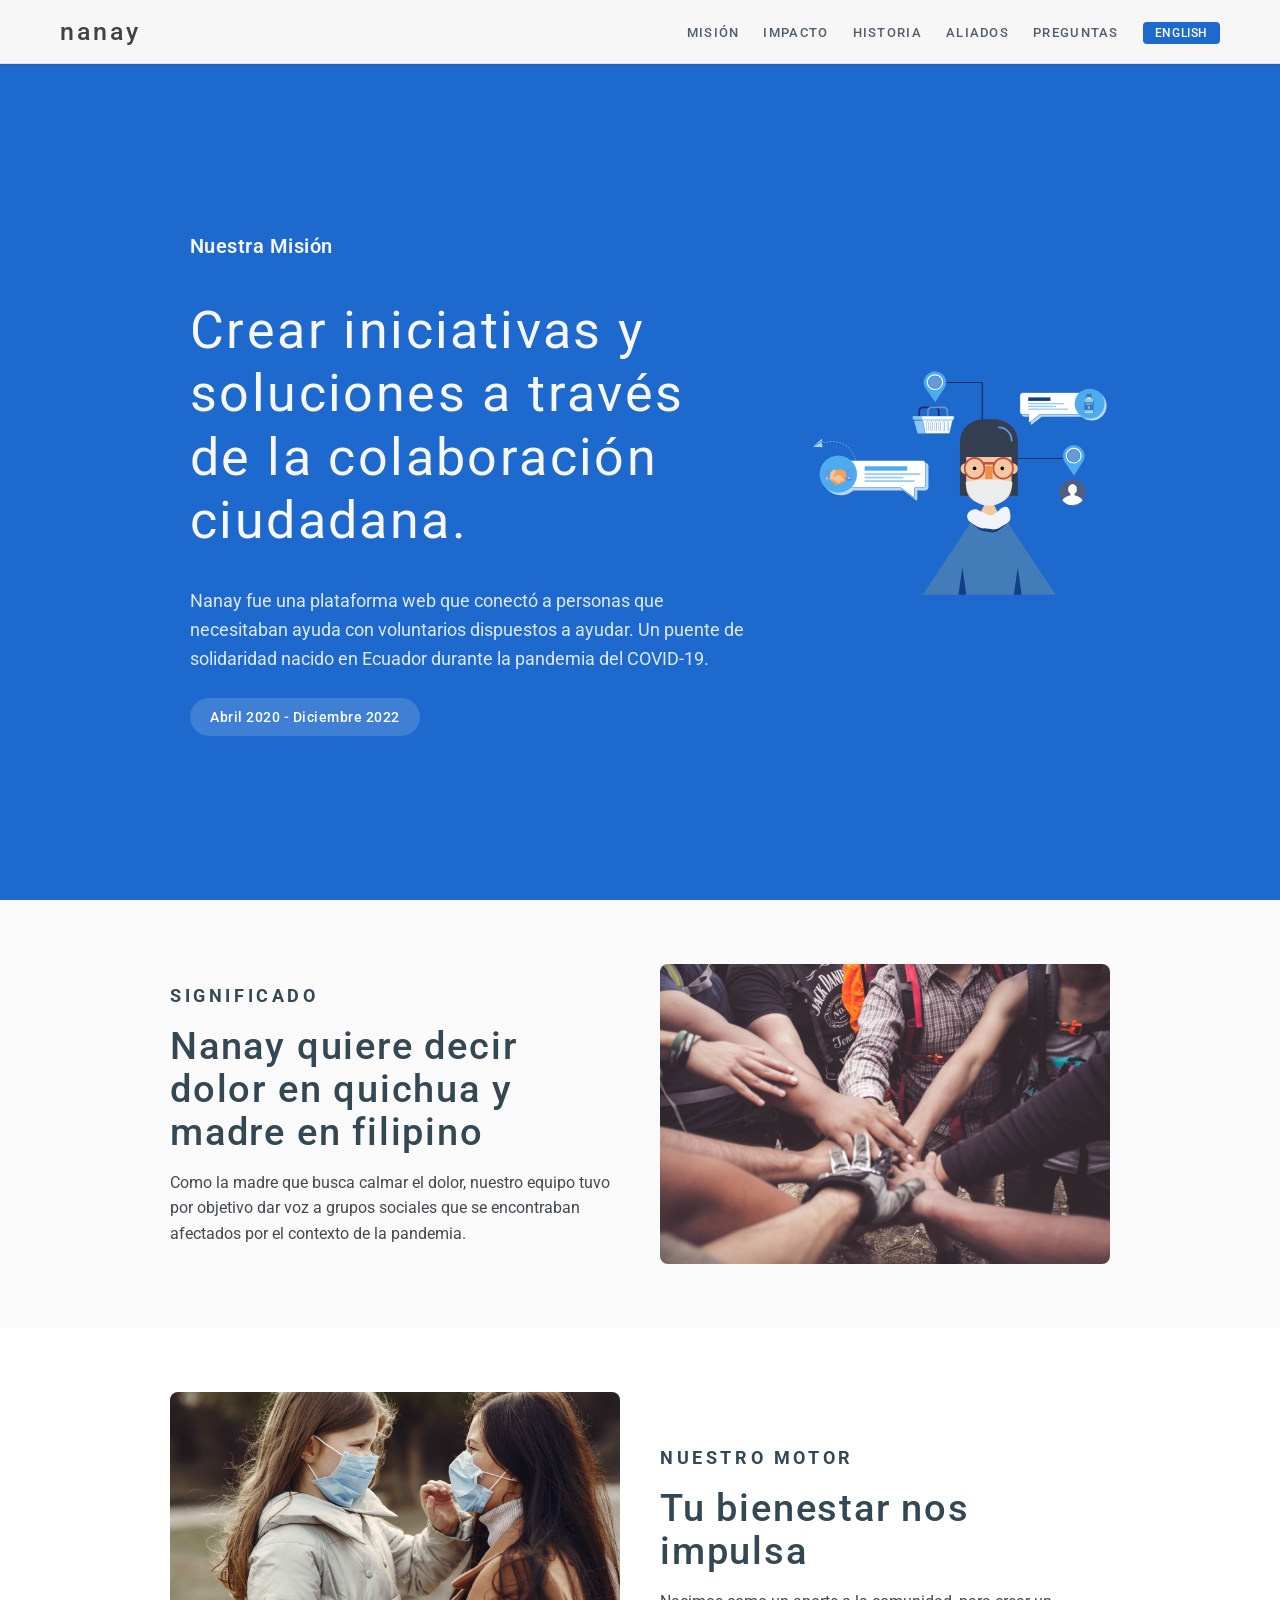
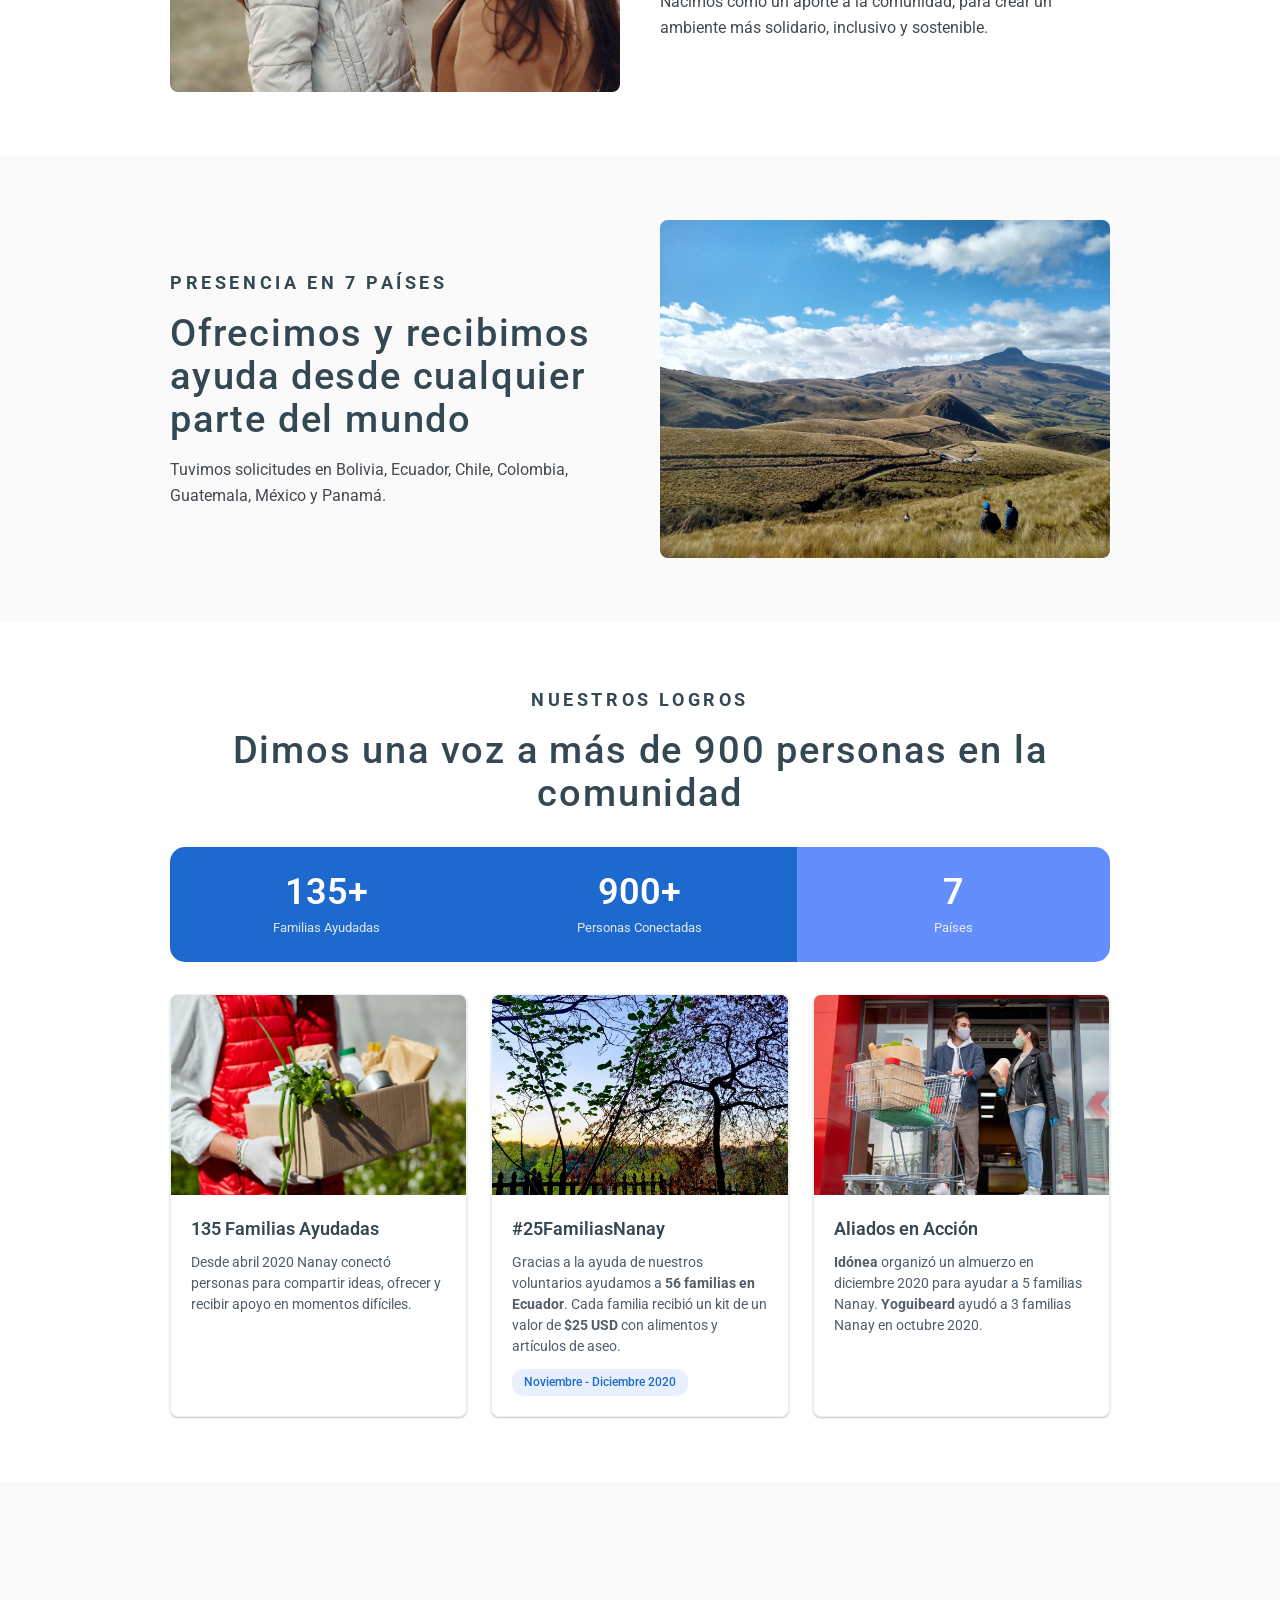
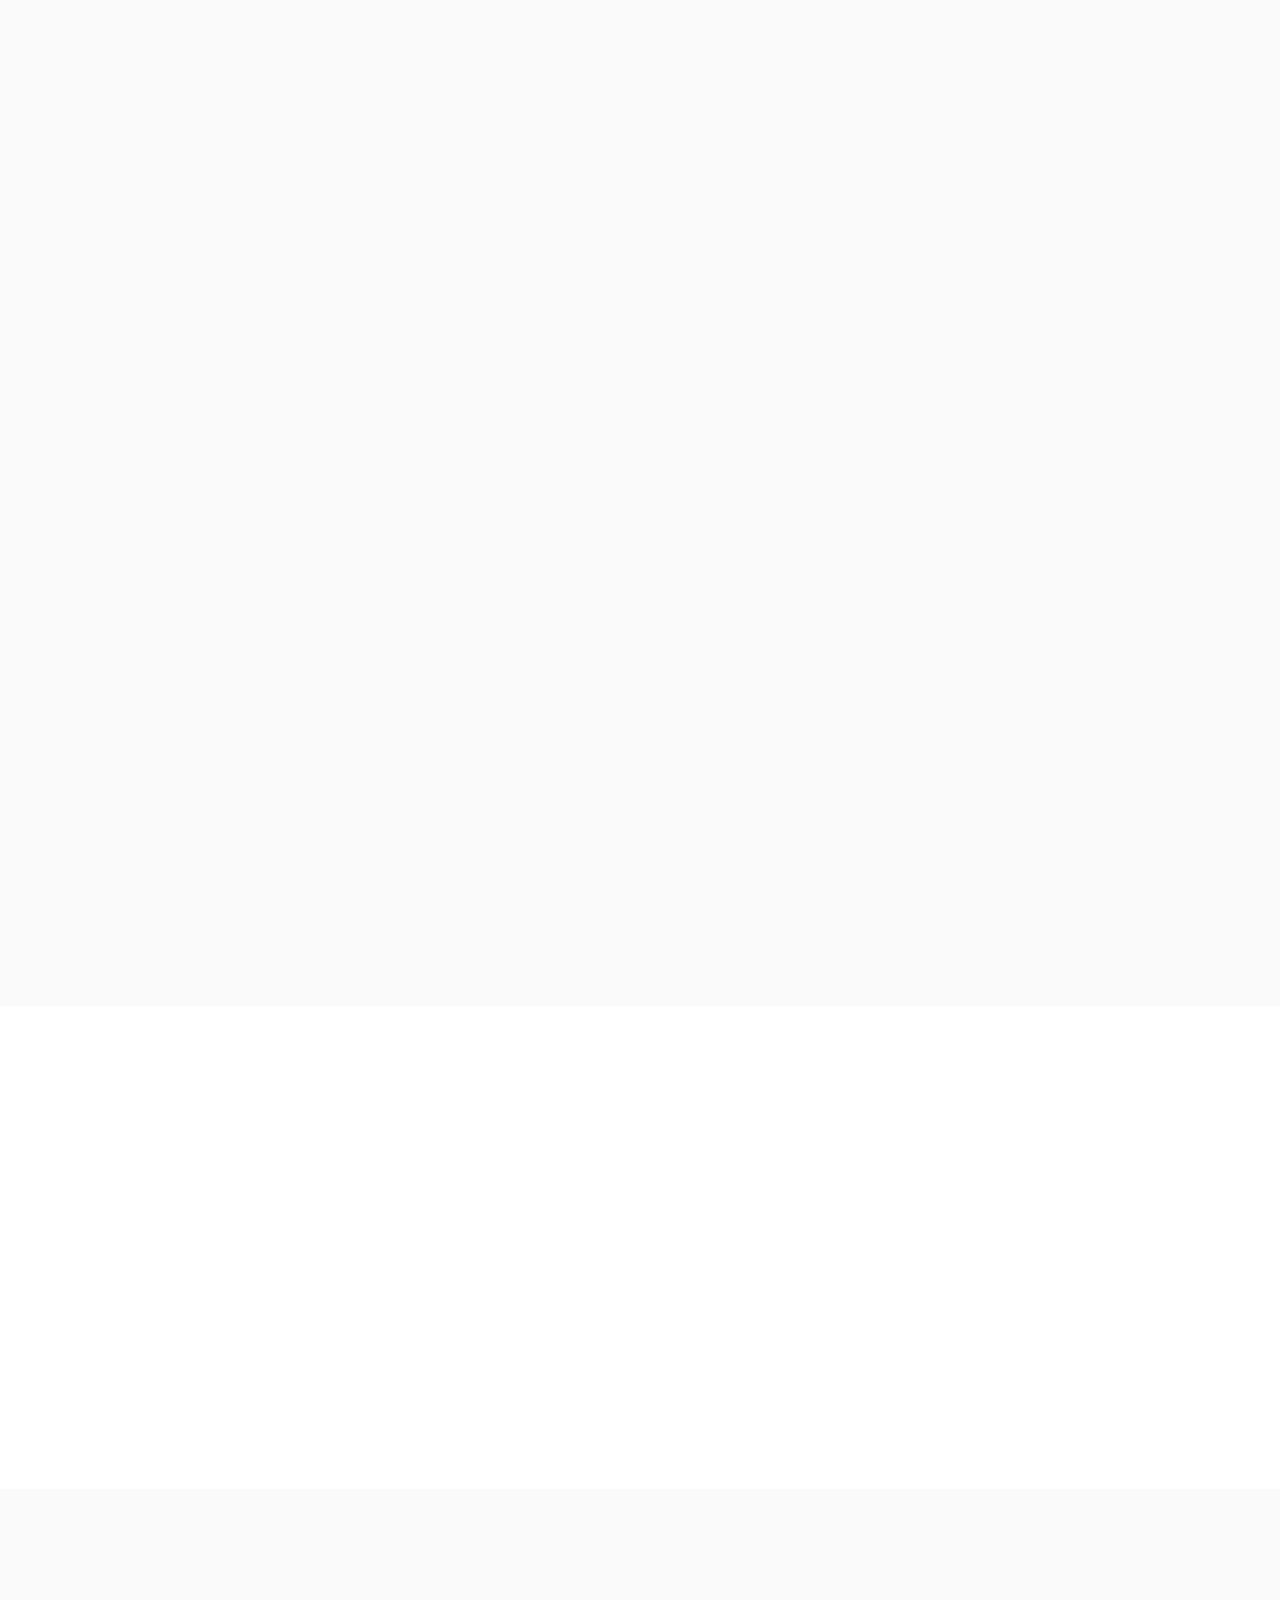
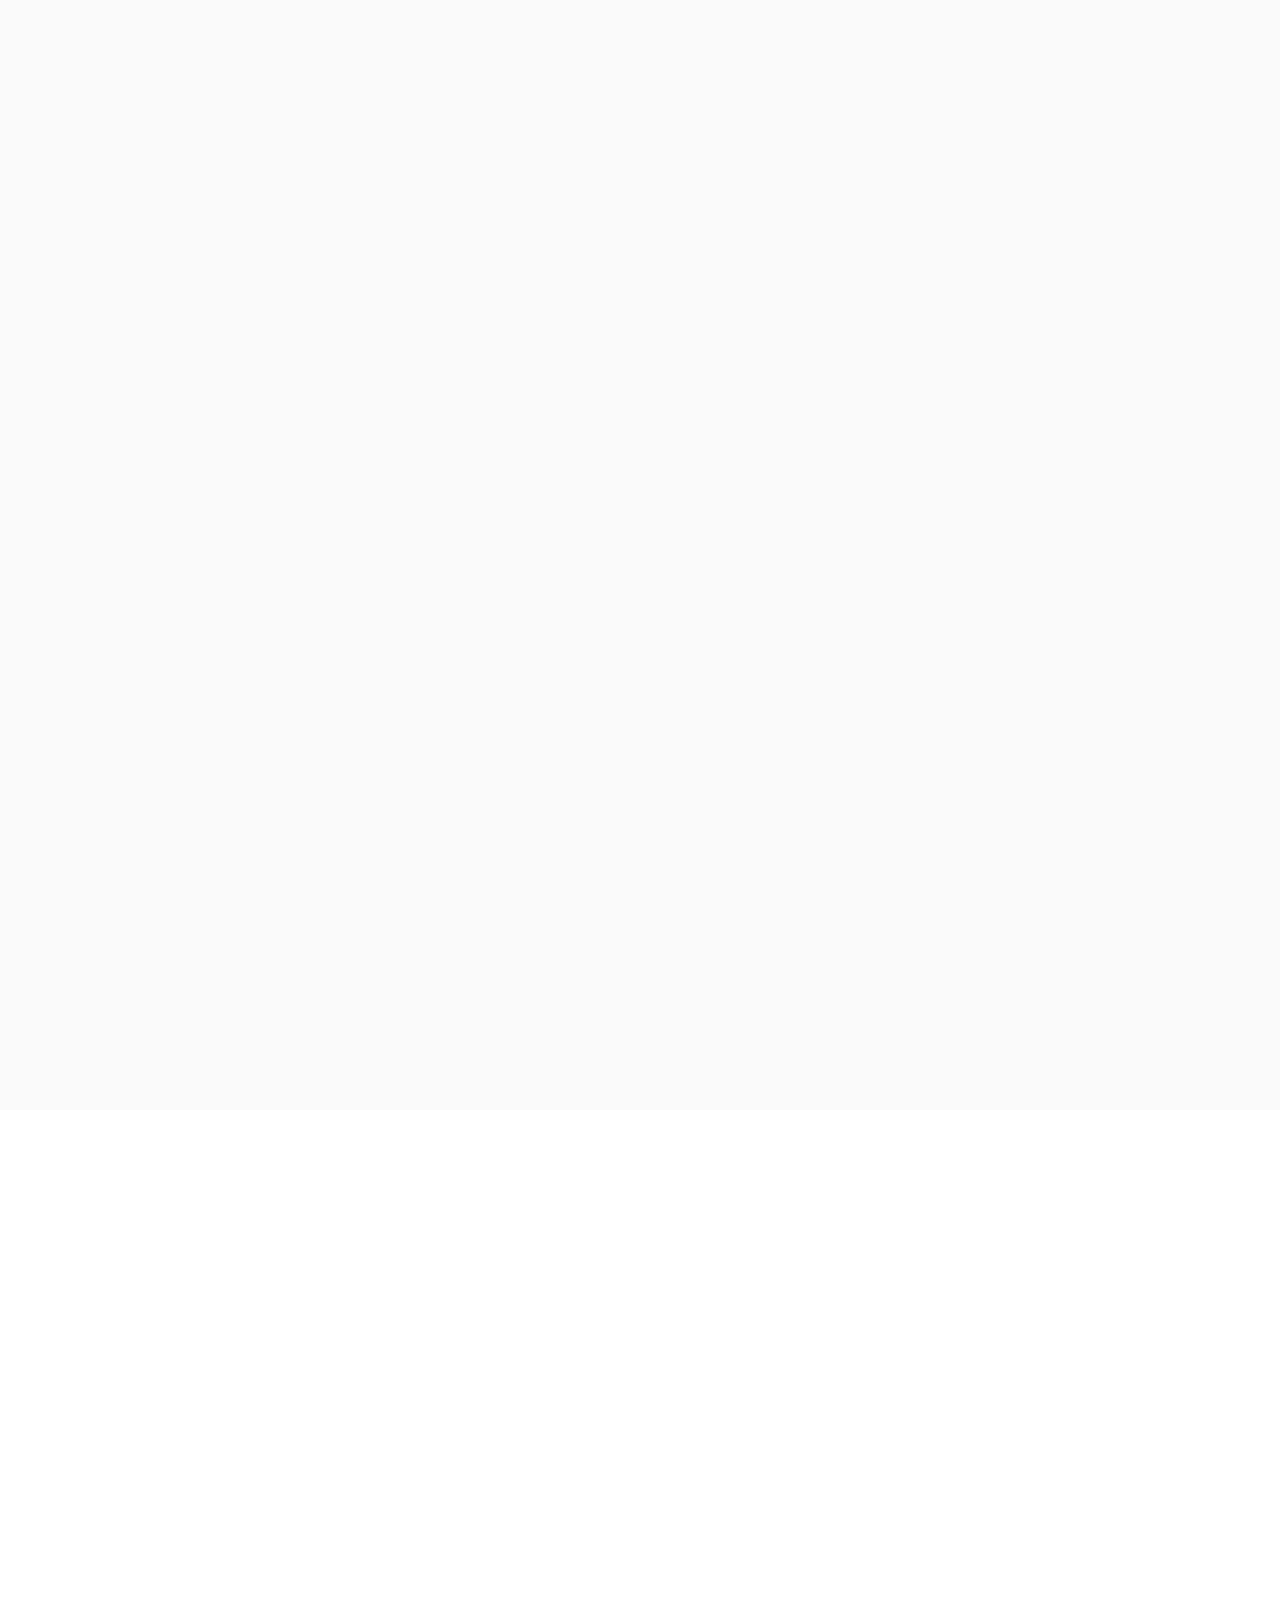
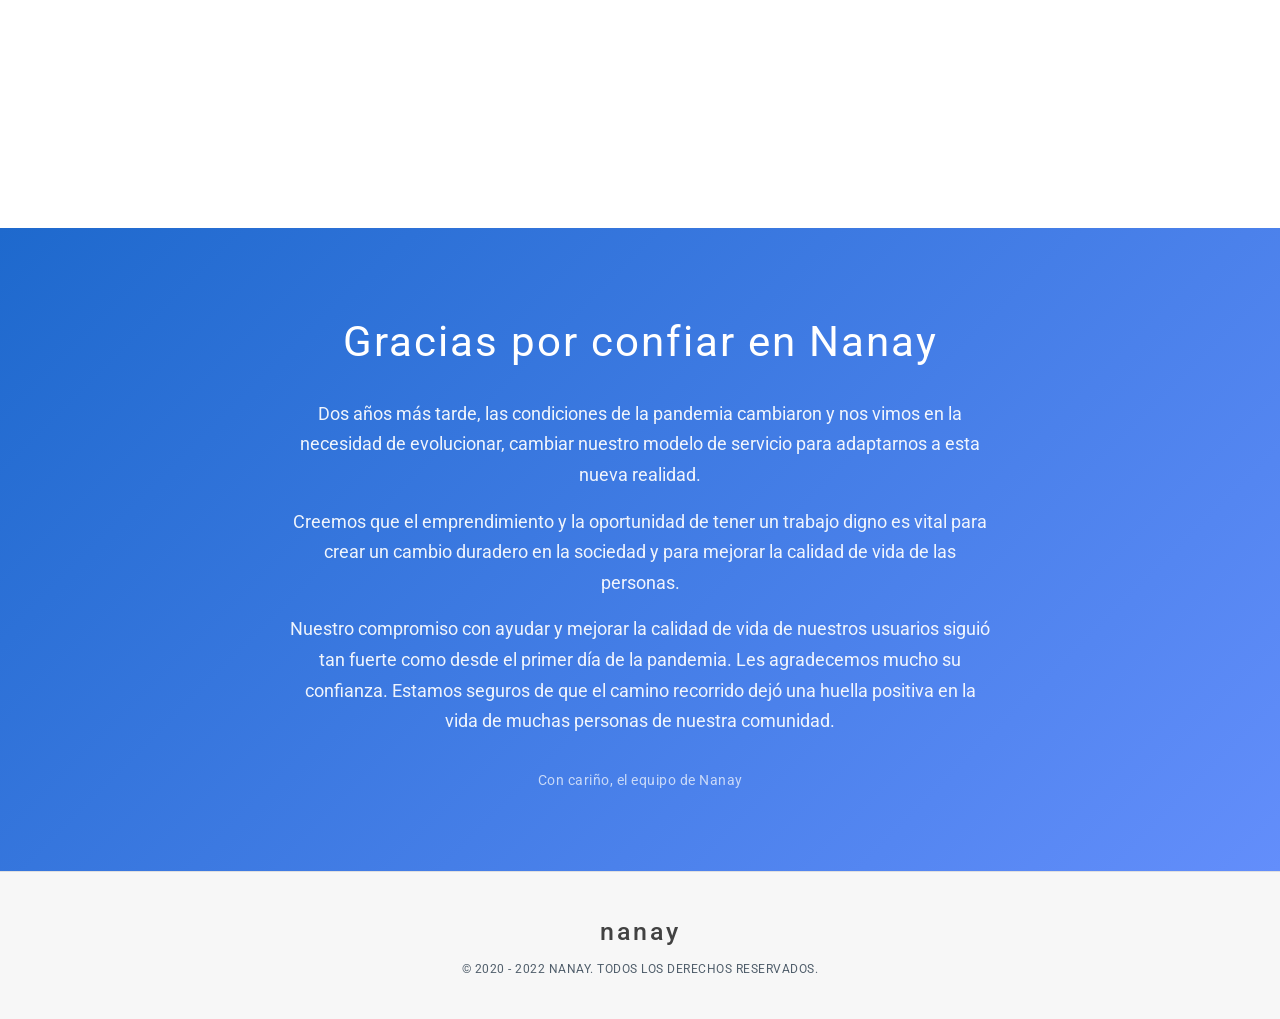
<file: index.html>
<!DOCTYPE html>
<html lang="es">
<head>
    <meta charset="UTF-8">
    <meta name="viewport" content="width=device-width, initial-scale=1.0">
    <title>Nanay - Nuestra Historia</title>
    <meta name="description" content="Nanay fue una plataforma web que conectaba personas que necesitaban ayuda con voluntarios. Nacida en Ecuador durante el COVID-19, ayudamos a 135 familias en 7 paises.">
    <meta property="og:title" content="Nanay - Nuestra Historia">
    <meta property="og:description" content="Nanay fue una plataforma web que conectaba personas que necesitaban ayuda con voluntarios. Nacida en Ecuador durante el COVID-19.">
    <link rel="icon" type="image/png" sizes="192x192" href="img/favicon-192.png">
    <link rel="apple-touch-icon" href="img/apple-touch-icon.png">
    <link href="https://fonts.googleapis.com/css2?family=Roboto:wght@300;400;500;600;700&display=swap" rel="stylesheet">
    <link rel="stylesheet" href="style.css">
</head>
<body>

    <!-- Navbar -->
    <nav class="navbar">
        <div class="container">
            <a href="#" class="navbar__brand">nanay</a>
            <button class="navbar__toggle" aria-label="Menu" onclick="document.querySelector('.navbar__links').classList.toggle('active')">&#9776;</button>
            <ul class="navbar__links">
                <li><a href="#mision">Misi&oacute;n</a></li>
                <li><a href="#impacto">Impacto</a></li>
                <li><a href="#historia">Historia</a></li>
                <li><a href="#aliados">Aliados</a></li>
                <li><a href="#faq">Preguntas</a></li>
                <li><a href="en.html" class="lang-switch">English</a></li>
            </ul>
        </div>
    </nav>

    <!-- Hero -->
    <header class="hero" id="mision">
        <div class="container hero__container">
            <div class="hero__content">
                <div class="hero__label">Nuestra Misi&oacute;n</div>
                <h1 class="hero__headline">Crear iniciativas y soluciones a trav&eacute;s de la colaboraci&oacute;n ciudadana.</h1>
                <p class="hero__subtitle">
                    Nanay fue una plataforma web que conect&oacute; a personas que necesitaban ayuda con voluntarios dispuestos a ayudar. Un puente de solidaridad nacido en Ecuador durante la pandemia del COVID-19.
                </p>
                <span class="hero__badge">Abril 2020 - Diciembre 2022</span>
            </div>
            <div class="hero__image">
                <img src="img/banner.svg" alt="Nanay banner">
            </div>
        </div>
    </header>

    <!-- Meaning -->
    <section class="section section--light" id="significado">
        <div class="container">
            <div class="row animate-on-scroll">
                <div class="col">
                    <h3 class="section__subheading">Significado</h3>
                    <h2 class="section__heading">Nanay quiere decir dolor en quichua y madre en filipino</h2>
                    <p>Como la madre que busca calmar el dolor, nuestro equipo tuvo por objetivo dar voz a grupos sociales que se encontraban afectados por el contexto de la pandemia.</p>
                </div>
                <div class="col">
                    <img src="img/sections/community.jpg" alt="Comunidad unida" loading="lazy">
                </div>
            </div>
        </div>
    </section>

    <!-- Our Motor -->
    <section class="section section--white">
        <div class="container">
            <div class="row row--reverse animate-on-scroll">
                <div class="col">
                    <h3 class="section__subheading">Nuestro Motor</h3>
                    <h2 class="section__heading">Tu bienestar nos impulsa</h2>
                    <p>Nacimos como un aporte a la comunidad, para crear un ambiente m&aacute;s solidario, inclusivo y sostenible.</p>
                </div>
                <div class="col">
                    <img src="img/sections/family.jpg" alt="Familia y comunidad" loading="lazy">
                </div>
            </div>
        </div>
    </section>

    <!-- Presence -->
    <section class="section section--light">
        <div class="container">
            <div class="row animate-on-scroll">
                <div class="col">
                    <h3 class="section__subheading">Presencia en 7 pa&iacute;ses</h3>
                    <h2 class="section__heading">Ofrecimos y recibimos ayuda desde cualquier parte del mundo</h2>
                    <p>Tuvimos solicitudes en Bolivia, Ecuador, Chile, Colombia, Guatemala, M&eacute;xico y Panam&aacute;.</p>
                </div>
                <div class="col">
                    <img src="img/sections/mountains.jpeg" alt="Alcance global" loading="lazy">
                </div>
            </div>
        </div>
    </section>

    <!-- Stats -->
    <section class="section section--white" id="impacto">
        <div class="container">
            <div class="text-center mb-4 animate-on-scroll">
                <h3 class="section__subheading">Nuestros Logros</h3>
                <h2 class="section__heading">Dimos una voz a m&aacute;s de 900 personas en la comunidad</h2>
            </div>

            <div class="stats-banner mb-4 animate-on-scroll">
                <div class="stats-banner__item">
                    <div class="stats-banner__number">135+</div>
                    <div class="stats-banner__label">Familias Ayudadas</div>
                </div>
                <div class="stats-banner__item">
                    <div class="stats-banner__number">900+</div>
                    <div class="stats-banner__label">Personas Conectadas</div>
                </div>
                <div class="stats-banner__item">
                    <div class="stats-banner__number">7</div>
                    <div class="stats-banner__label">Pa&iacute;ses</div>
                </div>
            </div>

            <div class="card-grid animate-on-scroll">
                <div class="card">
                    <img class="card__img" src="img/sections/delivery.jpg" alt="135 Familias Ayudadas" loading="lazy">
                    <div class="card__body">
                        <h4 class="card__title">135 Familias Ayudadas</h4>
                        <p class="card__text">Desde abril 2020 Nanay conect&oacute; personas para compartir ideas, ofrecer y recibir apoyo en momentos dif&iacute;ciles.</p>
                    </div>
                </div>
                <div class="card">
                    <img class="card__img" src="img/sections/garden.jpeg" alt="#25FamiliasNanay" loading="lazy">
                    <div class="card__body">
                        <h4 class="card__title">#25FamiliasNanay</h4>
                        <p class="card__text">
                            Gracias a la ayuda de nuestros voluntarios ayudamos a <strong>56 familias en Ecuador</strong>.
                            Cada familia recibi&oacute; un kit de un valor de <strong>$25 USD</strong> con alimentos y art&iacute;culos de aseo.
                        </p>
                        <span class="card__tag">Noviembre - Diciembre 2020</span>
                    </div>
                </div>
                <div class="card">
                    <img class="card__img" src="img/sections/support.jpg" alt="Aliados en Acci&oacute;n" loading="lazy">
                    <div class="card__body">
                        <h4 class="card__title">Aliados en Acci&oacute;n</h4>
                        <p class="card__text">
                            <strong>Id&oacute;nea</strong> organiz&oacute; un almuerzo en diciembre 2020 para ayudar a 5 familias Nanay.
                            <strong>Yoguibeard</strong> ayud&oacute; a 3 familias Nanay en octubre 2020.
                        </p>
                    </div>
                </div>
            </div>
        </div>
    </section>

    <!-- Timeline -->
    <section class="section section--light" id="historia">
        <div class="container">
            <div class="text-center mb-4 animate-on-scroll">
                <h3 class="section__subheading">Nuestra Historia</h3>
                <h2 class="section__heading">El camino de Nanay</h2>
            </div>

            <div class="max-w-700 animate-on-scroll">
                <div class="timeline">
                    <div class="timeline__item">
                        <div class="timeline__date">Abril 2020</div>
                        <div class="timeline__title">Nace Nanay</div>
                        <div class="timeline__desc">En medio de la pandemia del COVID-19, Nanay nace en Ecuador como una aplicaci&oacute;n web para conectar a personas en situaci&oacute;n de vulnerabilidad con voluntarios que puedan ofrecer ayuda.</div>
                    </div>
                    <div class="timeline__item">
                        <div class="timeline__date">2020</div>
                        <div class="timeline__title">Crecimiento y comunidad</div>
                        <div class="timeline__desc">La plataforma crece con categor&iacute;as de ayuda: alimentos, art&iacute;culos de aseo, suministros y trabajo. M&aacute;s de 900 personas se conectan en la comunidad.</div>
                    </div>
                    <div class="timeline__item">
                        <div class="timeline__date">Octubre - Diciembre 2020</div>
                        <div class="timeline__title">#25FamiliasNanay</div>
                        <div class="timeline__desc">Con el apoyo de voluntarios y aliados como Yoguibeard e Id&oacute;nea, se realizan campa&ntilde;as que benefician a 56 familias en Ecuador con kits de alimentos y art&iacute;culos de aseo.</div>
                    </div>
                    <div class="timeline__item">
                        <div class="timeline__date">2020 - 2022</div>
                        <div class="timeline__title">Presencia en 7 pa&iacute;ses</div>
                        <div class="timeline__desc">Nanay expande su alcance a Bolivia, Chile, Colombia, Guatemala, M&eacute;xico y Panam&aacute;, con solicitudes de ayuda de distintas partes del mundo.</div>
                    </div>
                    <div class="timeline__item">
                        <div class="timeline__date">2022</div>
                        <div class="timeline__title">Evoluci&oacute;n del modelo</div>
                        <div class="timeline__desc">Con las condiciones de la pandemia cambiando, Nanay evoluciona su visi&oacute;n hacia el emprendimiento y la oportunidad de tener un trabajo digno como motor de cambio duradero en la sociedad.</div>
                    </div>
                    <div class="timeline__item">
                        <div class="timeline__date">12 de Diciembre 2022</div>
                        <div class="timeline__title">Cierre de recepci&oacute;n de peticiones</div>
                        <div class="timeline__desc">Se cierra la recepci&oacute;n de nuevas peticiones de ayuda, manteniendo las existentes con la esperanza de que nuevos voluntarios puedan seguir ofreciendo apoyo.</div>
                    </div>
                </div>
            </div>
        </div>
    </section>

    <!-- What Nanay Did -->
    <section class="section section--white">
        <div class="container">
            <div class="text-center mb-4 animate-on-scroll">
                <h3 class="section__subheading">C&oacute;mo funcionaba</h3>
                <h2 class="section__heading">Nanay serv&iacute;a como puente de conexi&oacute;n</h2>
                <p class="max-w-700" style="margin: 0 auto;">Nanay no ofrec&iacute;a o entregaba ayuda directamente. Serv&iacute;a como puente de conexi&oacute;n entre las personas que necesitaban ayuda y las personas que pod&iacute;an ayudar.</p>
            </div>

            <div class="card-grid animate-on-scroll">
                <div class="card">
                    <div class="card__body">
                        <h4 class="card__title">Ofrecer o pedir ayuda</h4>
                        <p class="card__text">Nanay naci&oacute; en medio de la pandemia del COVID-19 para conectar a las personas en una situaci&oacute;n de vulnerabilidad con voluntarios que pudieran ofrecer ayuda.</p>
                    </div>
                </div>
                <div class="card">
                    <div class="card__body">
                        <h4 class="card__title">Soluciones tecnol&oacute;gicas gratuitas</h4>
                        <p class="card__text">Mediante la tecnolog&iacute;a ayudamos a la gente m&aacute;s necesitada a salir adelante, sin costo alguno para los usuarios.</p>
                    </div>
                </div>
                <div class="card">
                    <div class="card__body">
                        <h4 class="card__title">Comunidad</h4>
                        <p class="card__text">Creamos una plataforma web para que un puente entre necesidades y ayuda fuera posible, conectando comunidades en 7 pa&iacute;ses.</p>
                    </div>
                </div>
            </div>
        </div>
    </section>

    <!-- Allies -->
    <section class="section section--light" id="aliados">
        <div class="container">
            <div class="text-center mb-4 animate-on-scroll">
                <h2 class="section__heading">Nuestros aliados</h2>
                <p>Nanay uni&oacute; fuerzas con personas comprometidas con su comunidad para seguir apoyando a las personas que m&aacute;s lo necesitaban.</p>
            </div>

            <div class="allies-grid animate-on-scroll">
                <div class="ally-card">
                    <div class="ally-card__img" style="background-image: url('img/allies/yogaTeacher.jpeg')"></div>
                    <div class="ally-card__body">
                        <h4 class="ally-card__name">Yoguibeard</h4>
                        <p class="ally-card__desc">Ecuatoriano, comunicador organizacional e instructor certificado en Yoga y Biomec&aacute;nica.</p>
                    </div>
                    <div class="ally-card__role">
                        <strong>Aliado de difusi&oacute;n</strong>
                        <br>Dona 50% de sus ganancias para apoyar a personas que necesitan ayuda
                    </div>
                </div>

                <div class="ally-card">
                    <div class="ally-card__img ally-card__initials" data-initials="CB"></div>
                    <div class="ally-card__body">
                        <h4 class="ally-card__name">Caro B&aacute;ez</h4>
                        <p class="ally-card__desc">Emprendedora, gestora de proyectos y amante del servicio social. Sirvi&oacute; a su ciudad en el a&ntilde;o 2014-2015 en su rol como Reina de Quito.</p>
                    </div>
                    <div class="ally-card__role"><strong>Aliado de difusi&oacute;n</strong></div>
                </div>

                <div class="ally-card">
                    <div class="ally-card__img ally-card__initials" data-initials="IG"></div>
                    <div class="ally-card__body">
                        <h4 class="ally-card__name">Isabella Gomez Giron</h4>
                        <p class="ally-card__desc">Actriz y productora Colombiana. Egresada del programa de Drama de la Universidad de Nueva York, amante del arte, la cultura y los proyectos comunitarios.</p>
                    </div>
                    <div class="ally-card__role"><strong>Aliado de difusi&oacute;n</strong></div>
                </div>

                <div class="ally-card">
                    <div class="ally-card__img ally-card__initials" data-initials="ID"></div>
                    <div class="ally-card__body">
                        <h4 class="ally-card__name">Id&oacute;nea</h4>
                        <p class="ally-card__desc">Realiza un trabajo voluntario para rescatar de mercados de Quito alimentos en condiciones id&oacute;neas y darles un destino digno.</p>
                    </div>
                    <div class="ally-card__role">
                        <strong>Aliado de difusi&oacute;n</strong>
                        <br>Ha ayudado a 17 familias Nanay
                    </div>
                </div>

                <div class="ally-card">
                    <div class="ally-card__img ally-card__initials" data-initials="AC"></div>
                    <div class="ally-card__body">
                        <h4 class="ally-card__name">Ana Bel&eacute;n Carrera</h4>
                        <p class="ally-card__desc">Cantante y artista ecuatoriana.</p>
                    </div>
                    <div class="ally-card__role"><strong>Aliado de difusi&oacute;n</strong></div>
                </div>

                <div class="ally-card">
                    <div class="ally-card__img ally-card__initials" data-initials="MF"></div>
                    <div class="ally-card__body">
                        <h4 class="ally-card__name">Maria Fernanda D&iacute;az</h4>
                        <p class="ally-card__desc">Adem&aacute;s de haber estudiado gastronom&iacute;a, le apasiona viajar, aprender idiomas y ayudar a los dem&aacute;s.</p>
                    </div>
                    <div class="ally-card__role"><strong>Aliado de difusi&oacute;n</strong></div>
                </div>

                <div class="ally-card">
                    <div class="ally-card__img ally-card__initials" data-initials="MG"></div>
                    <div class="ally-card__body">
                        <h4 class="ally-card__name">Mario Galarza</h4>
                        <p class="ally-card__desc">Fundador de Ecuadorian Mystery Box, un emprendimiento que busca compartir una pizca de Ecuador con el mundo a trav&eacute;s de cajas &ldquo;misteriosas&rdquo;.</p>
                    </div>
                    <div class="ally-card__role"><strong>Aliado de difusi&oacute;n</strong></div>
                </div>
            </div>
        </div>
    </section>

    <!-- FAQ -->
    <section class="section section--white" id="faq">
        <div class="container">
            <div class="animate-on-scroll">
                <h3 class="section__subheading">Centro de Ayuda</h3>
                <h2 class="section__heading">Preguntas Frecuentes</h2>
                <p class="mb-4">&iquest;Qu&eacute; fue Nanay y c&oacute;mo funcion&oacute;?</p>
            </div>

            <ul class="faq-list animate-on-scroll">
                <li class="faq-item active">
                    <button class="faq-item__question" onclick="toggleFaq(this)">&iquest;Qu&eacute; fue Nanay?</button>
                    <div class="faq-item__answer">
                        <p>Nanay fue una plataforma web que naci&oacute; como un aporte a la comunidad, para crear un ambiente m&aacute;s solidario, inclusivo y sostenible.</p>
                        <p style="margin-top:8px">Nanay no ofrec&iacute;a o entregaba ayuda directamente. Serv&iacute;a como puente de conexi&oacute;n entre las personas que necesitaban ayuda y las personas que pod&iacute;an ayudar.</p>
                    </div>
                </li>
                <li class="faq-item">
                    <button class="faq-item__question" onclick="toggleFaq(this)">&iquest;C&oacute;mo funcionaba el registro?</button>
                    <div class="faq-item__answer">
                        <ol>
                            <li>Los usuarios ingresaban a nanay.app desde su computadora o tel&eacute;fono celular.</li>
                            <li>Hac&iacute;an clic al bot&oacute;n Registrarse.</li>
                            <li>Completaban el formulario con su informaci&oacute;n.</li>
                            <li>Confirmaban su cuenta a trav&eacute;s de un enlace enviado a su correo electr&oacute;nico.</li>
                        </ol>
                    </div>
                </li>
                <li class="faq-item">
                    <button class="faq-item__question" onclick="toggleFaq(this)">&iquest;C&oacute;mo se solicitaba ayuda?</button>
                    <div class="faq-item__answer">
                        <ol>
                            <li>El usuario iniciaba sesi&oacute;n con su email y contrase&ntilde;a.</li>
                            <li>Hac&iacute;a clic al bot&oacute;n &ldquo;Pedir Ayuda&rdquo;.</li>
                            <li>Completaba todos los datos del formulario y seleccionaba &ldquo;Publicar&rdquo;.</li>
                        </ol>
                        <p style="margin-top:8px">Se recomendaba incluir un n&uacute;mero de tel&eacute;fono para que los voluntarios pudieran contactar directamente.</p>
                    </div>
                </li>
                <li class="faq-item">
                    <button class="faq-item__question" onclick="toggleFaq(this)">&iquest;C&oacute;mo pod&iacute;a alguien ayudar?</button>
                    <div class="faq-item__answer">
                        <ol>
                            <li>Registr&aacute;ndose en nanay.app y completando el formulario para &ldquo;Ofrecer Ayuda&rdquo;.</li>
                            <li>Revisando las publicaciones de otros usuarios en su ciudad y dejando comentarios.</li>
                            <li>Contactando a trav&eacute;s de redes sociales para las publicaciones de ayuda.</li>
                        </ol>
                    </div>
                </li>
                <li class="faq-item">
                    <button class="faq-item__question" onclick="toggleFaq(this)">&iquest;D&oacute;nde se encontraba Nanay?</button>
                    <div class="faq-item__answer">
                        <p>Nanay naci&oacute; en Ecuador pero las solicitudes para ofrecer o pedir ayuda se pod&iacute;an realizar desde cualquier parte del mundo.</p>
                        <p style="margin-top:8px">Tuvimos solicitudes en Bolivia, Chile, Colombia, Ecuador, Guatemala, M&eacute;xico y Panam&aacute;.</p>
                    </div>
                </li>
            </ul>
        </div>
    </section>

    <!-- Farewell -->
    <section class="farewell">
        <div class="container">
            <h2 class="farewell__heading">Gracias por confiar en Nanay</h2>
            <p class="farewell__text">
                Dos a&ntilde;os m&aacute;s tarde, las condiciones de la pandemia cambiaron y nos vimos en la necesidad de evolucionar, cambiar nuestro modelo de servicio para adaptarnos a esta nueva realidad.
            </p>
            <p class="farewell__text">
                Creemos que el emprendimiento y la oportunidad de tener un trabajo digno es vital para crear un cambio duradero en la sociedad y para mejorar la calidad de vida de las personas.
            </p>
            <p class="farewell__text">
                Nuestro compromiso con ayudar y mejorar la calidad de vida de nuestros usuarios sigui&oacute; tan fuerte como desde el primer d&iacute;a de la pandemia. Les agradecemos mucho su confianza. Estamos seguros de que el camino recorrido dej&oacute; una huella positiva en la vida de muchas personas de nuestra comunidad.
            </p>
            <div class="farewell__signature">
                Con cari&ntilde;o, el equipo de Nanay
            </div>
        </div>
    </section>

    <!-- Footer -->
    <footer class="footer">
        <div class="container">
            <div class="footer__brand">nanay</div>
            <p class="footer__copy">&copy; 2020 - 2022 Nanay. Todos los derechos reservados.</p>
        </div>
    </footer>

    <script>
        function toggleFaq(button) {
            var item = button.parentElement;
            var wasActive = item.classList.contains('active');
            document.querySelectorAll('.faq-item').forEach(function(el) {
                el.classList.remove('active');
            });
            if (!wasActive) {
                item.classList.add('active');
            }
        }

        var observer = new IntersectionObserver(function(entries) {
            entries.forEach(function(entry) {
                if (entry.isIntersecting) {
                    entry.target.classList.add('visible');
                }
            });
        }, { threshold: 0.1 });

        document.querySelectorAll('.animate-on-scroll').forEach(function(el) {
            observer.observe(el);
        });
    </script>

</body>
</html>
</file>
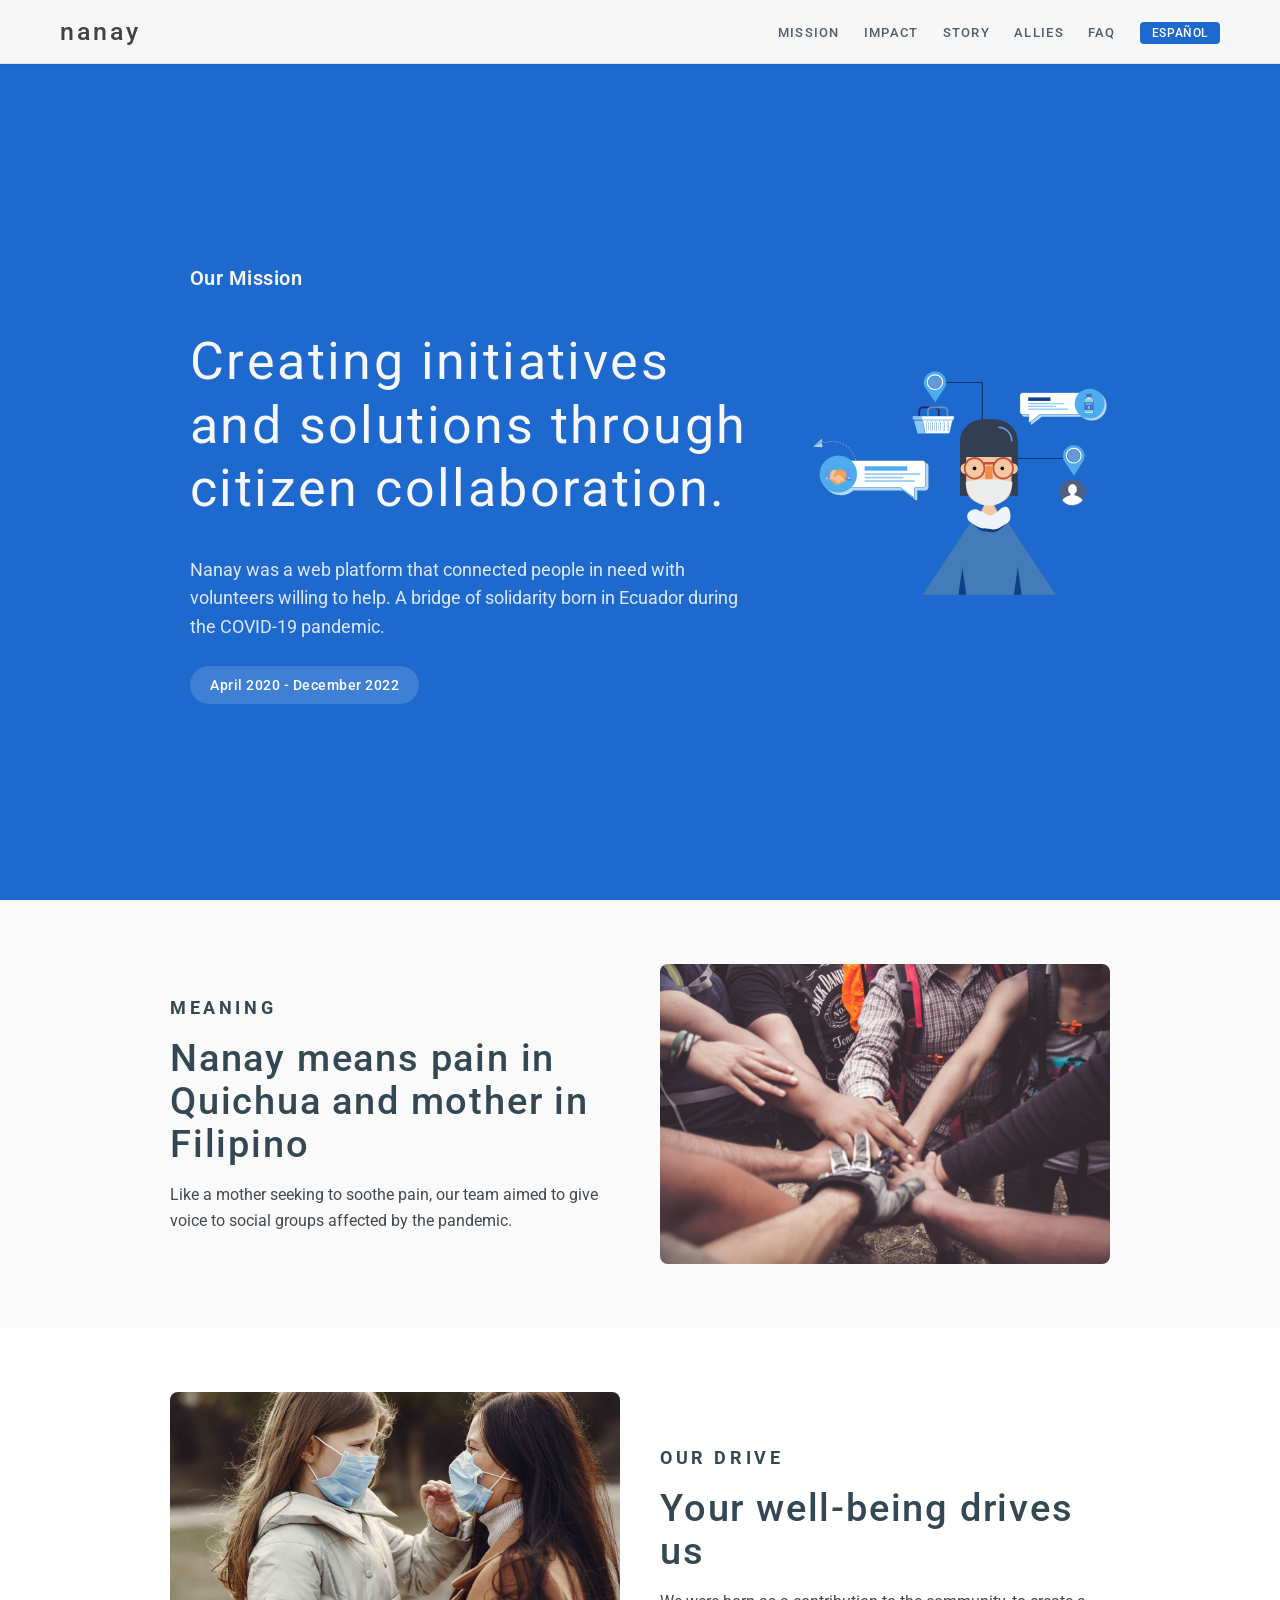
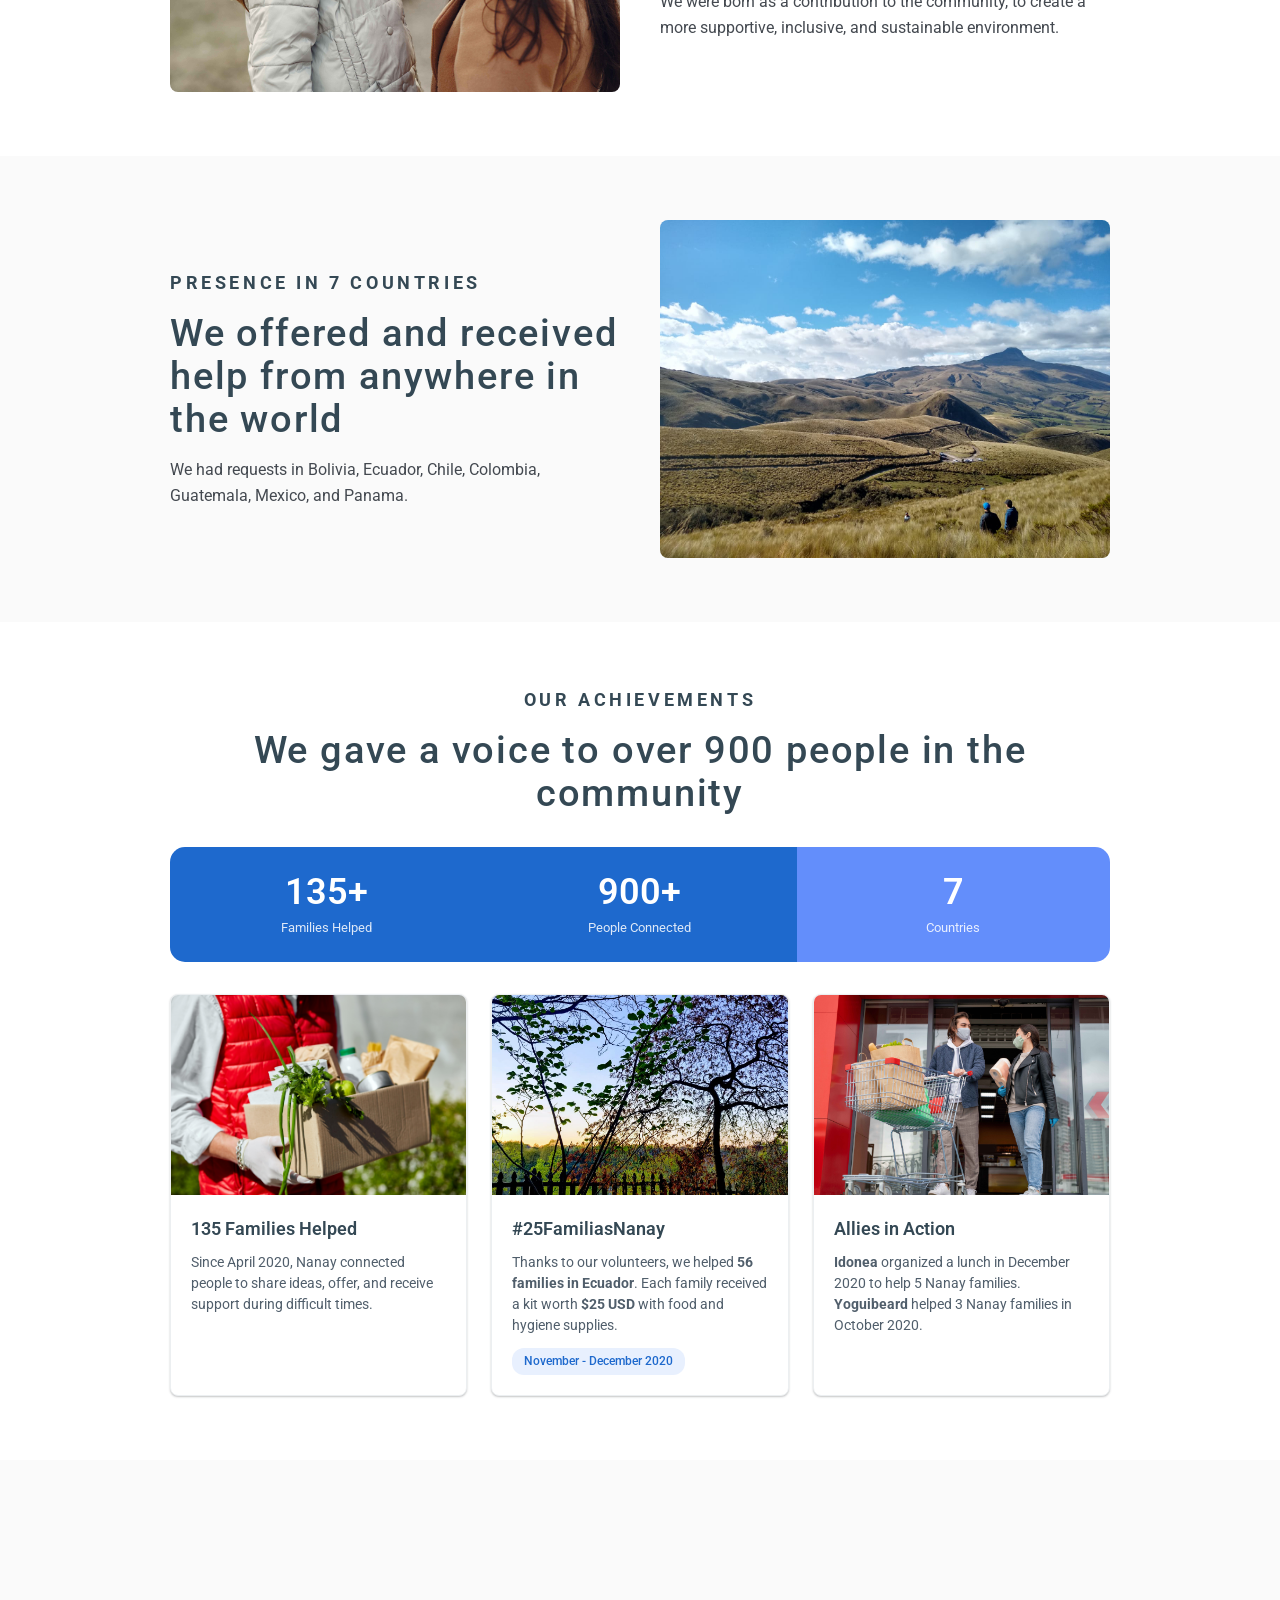
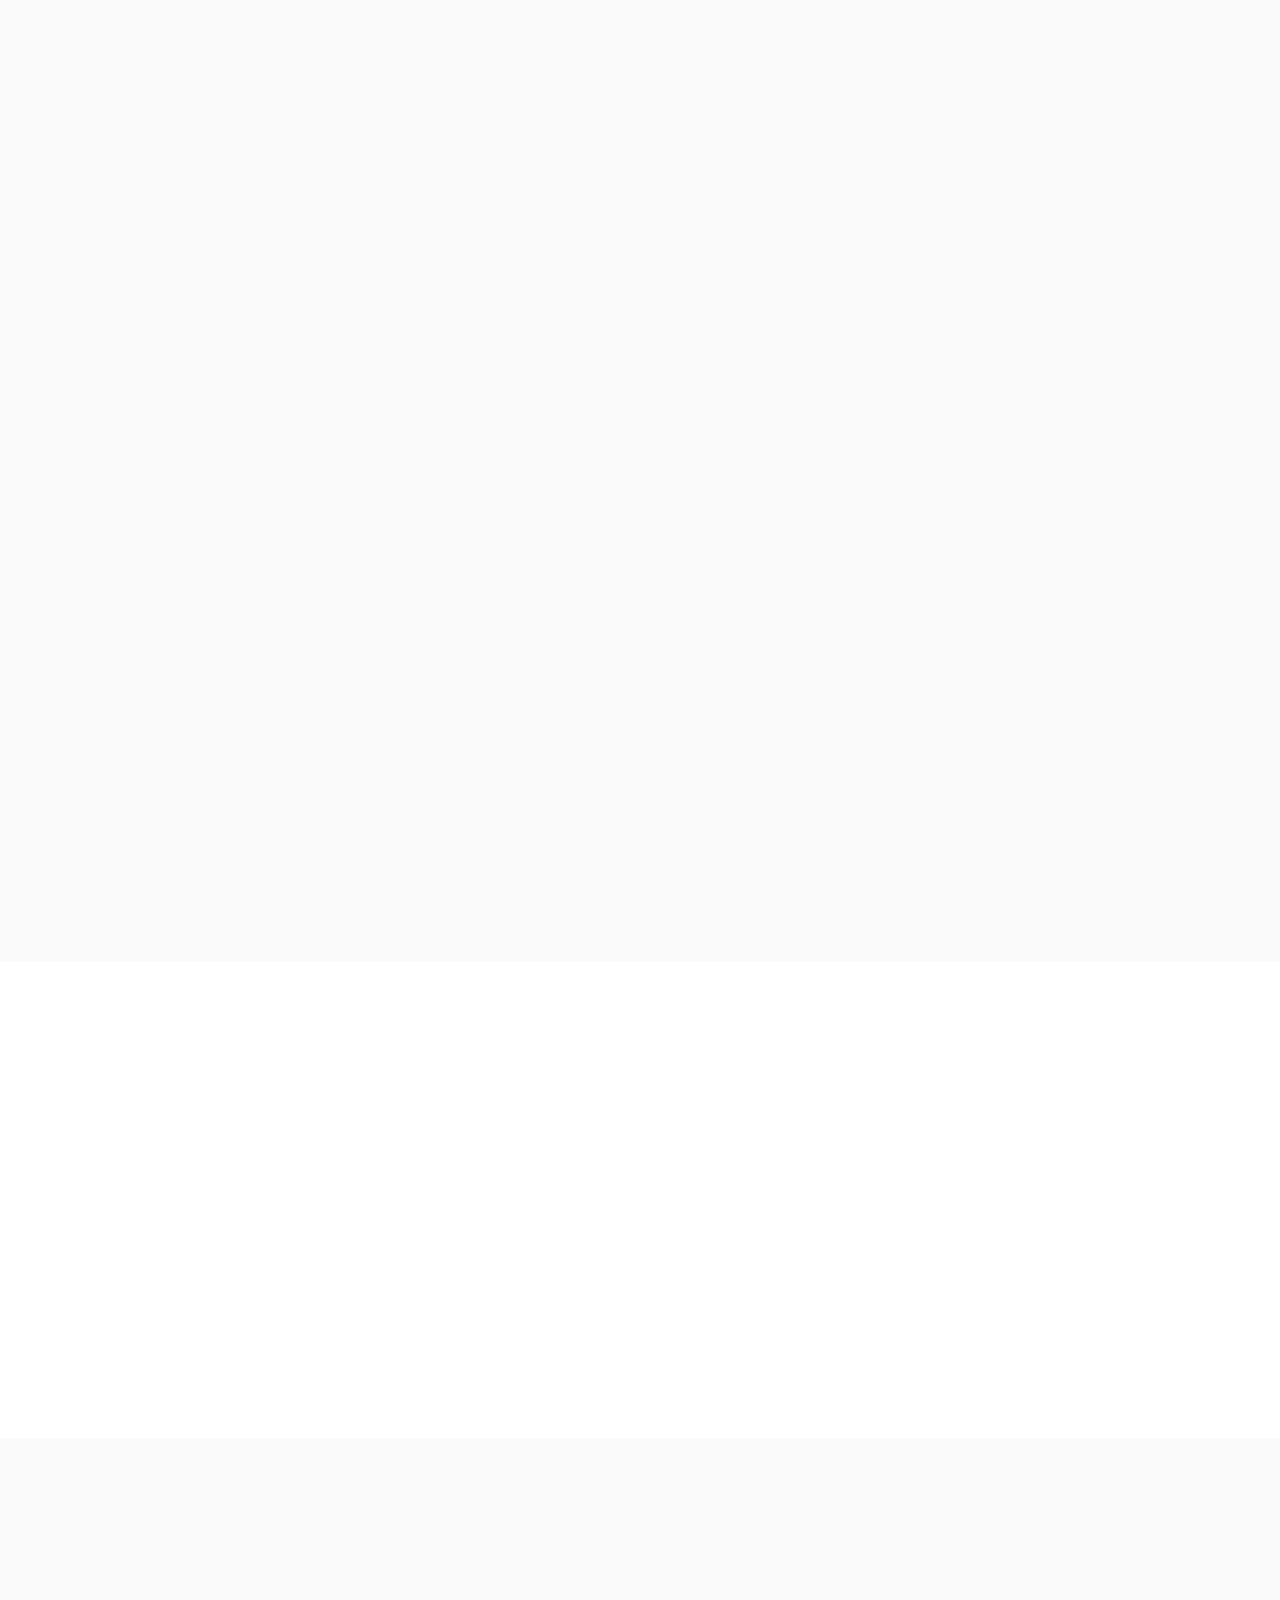
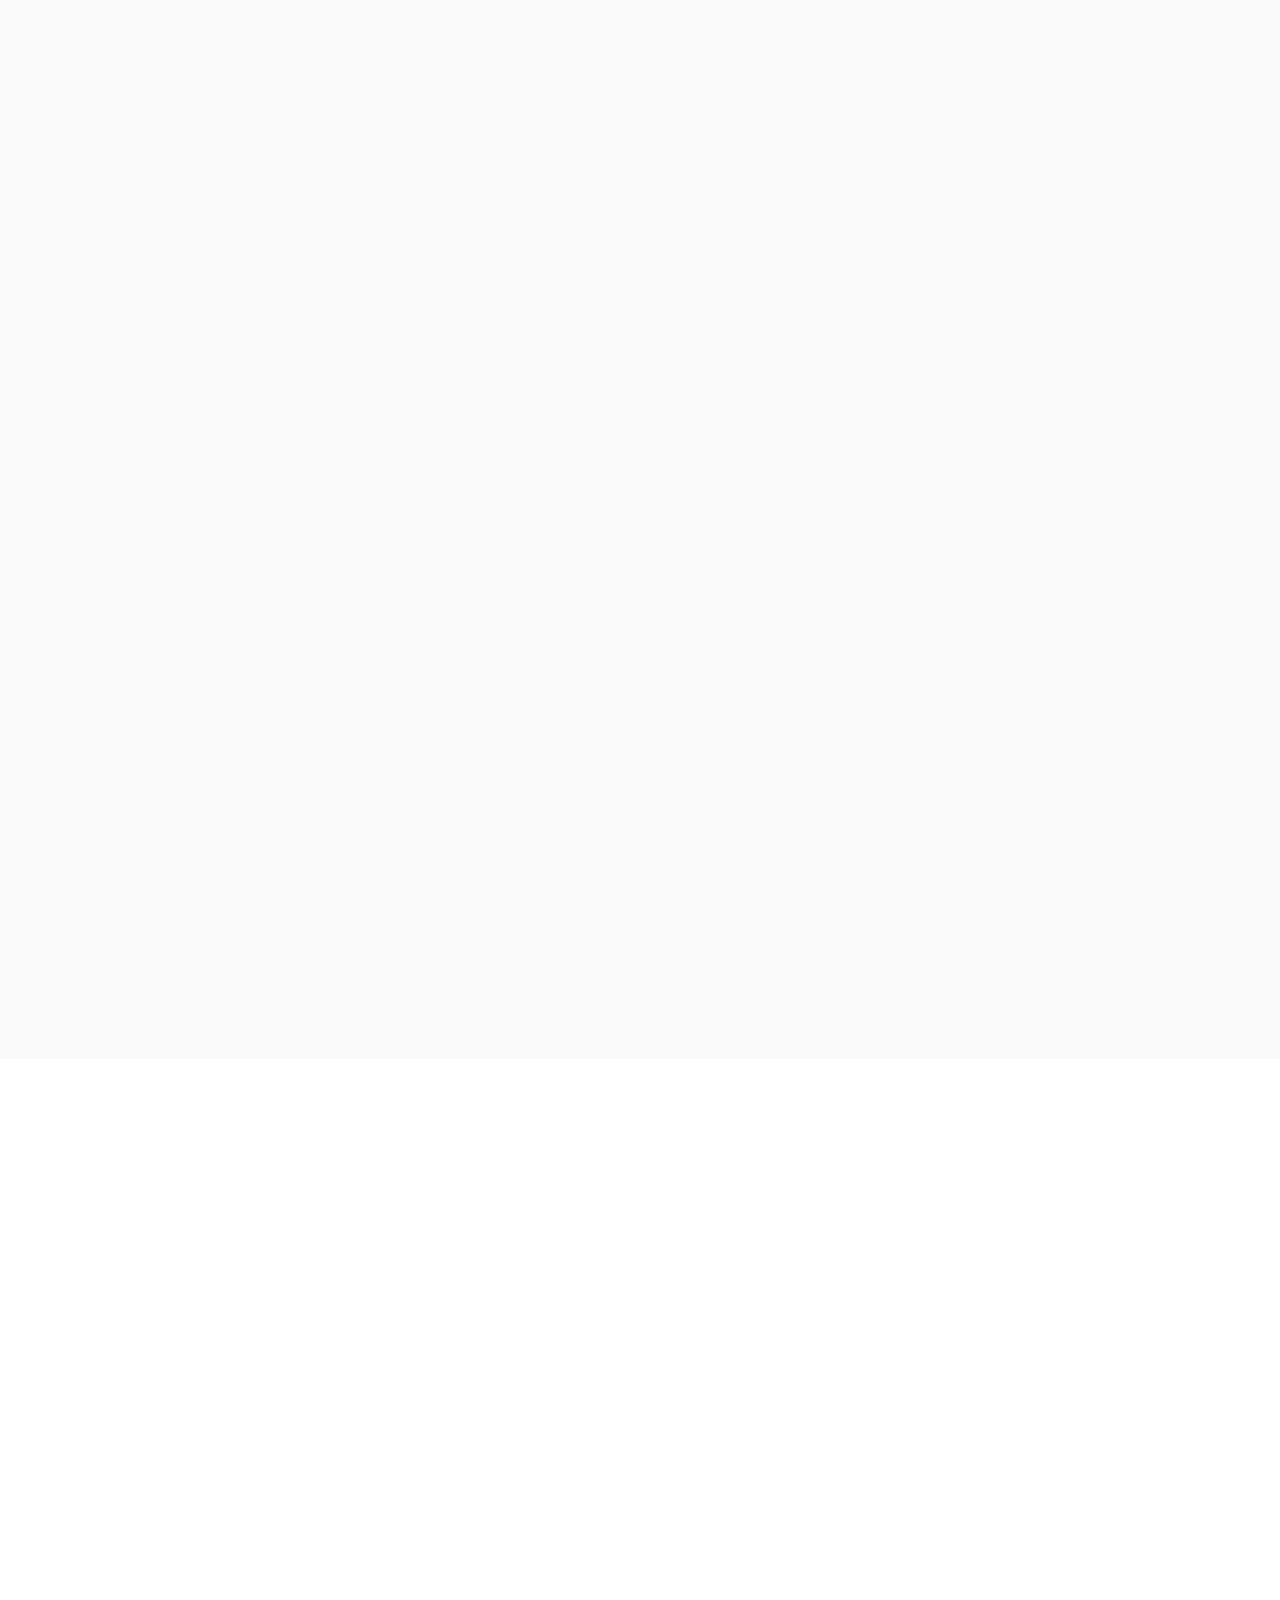
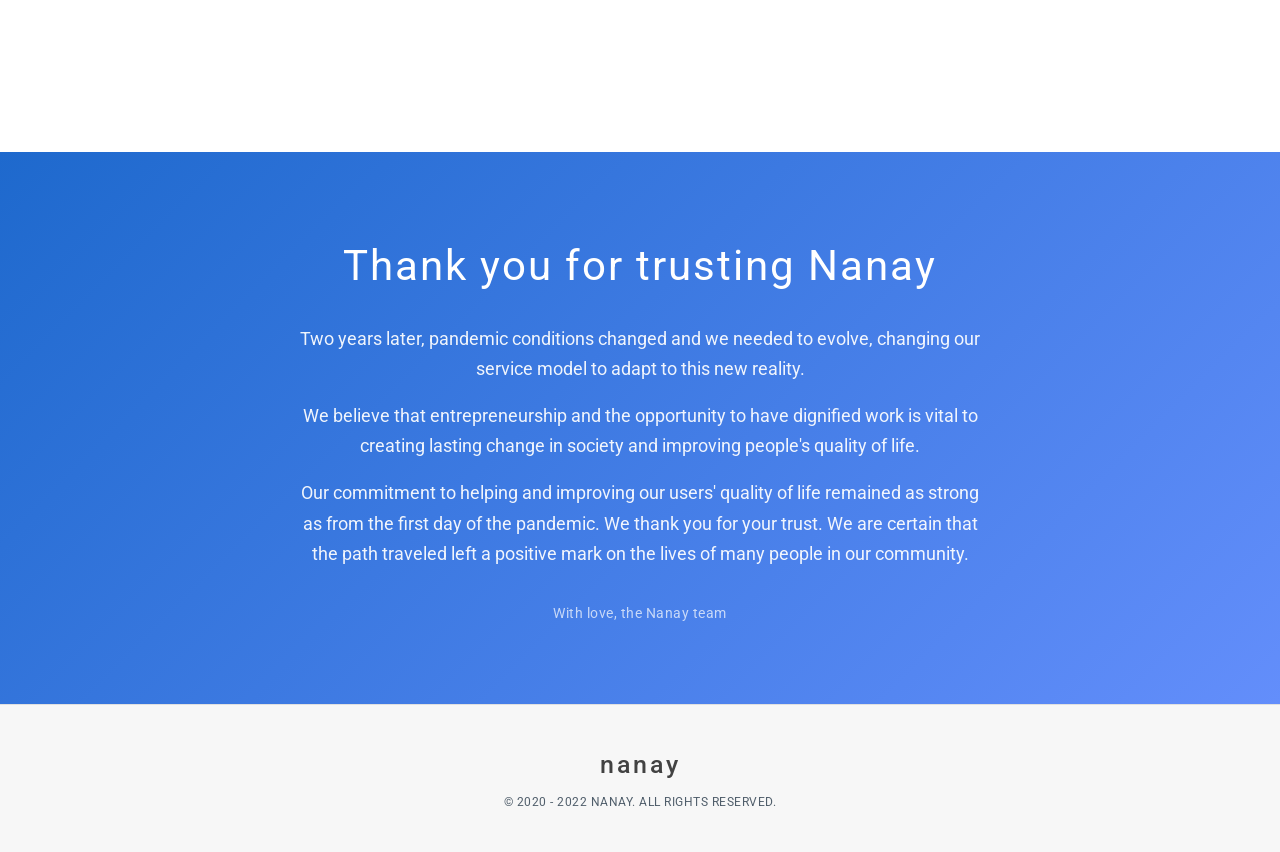
<file: en.html>
<!DOCTYPE html>
<html lang="en">
<head>
    <meta charset="UTF-8">
    <meta name="viewport" content="width=device-width, initial-scale=1.0">
    <title>Nanay - Our Story</title>
    <meta name="description" content="Nanay was a web platform that connected people in need with volunteers. Born in Ecuador during COVID-19, we helped 135+ families across 7 countries.">
    <meta property="og:title" content="Nanay - Our Story">
    <meta property="og:description" content="Nanay was a web platform that connected people in need with volunteers. Born in Ecuador during COVID-19.">
    <link rel="icon" type="image/png" sizes="192x192" href="img/favicon-192.png">
    <link rel="apple-touch-icon" href="img/apple-touch-icon.png">
    <link href="https://fonts.googleapis.com/css2?family=Roboto:wght@300;400;500;600;700&display=swap" rel="stylesheet">
    <link rel="stylesheet" href="style.css">
</head>
<body>

    <!-- Navbar -->
    <nav class="navbar">
        <div class="container">
            <a href="#" class="navbar__brand">nanay</a>
            <button class="navbar__toggle" aria-label="Menu" onclick="document.querySelector('.navbar__links').classList.toggle('active')">&#9776;</button>
            <ul class="navbar__links">
                <li><a href="#mission">Mission</a></li>
                <li><a href="#impact">Impact</a></li>
                <li><a href="#story">Story</a></li>
                <li><a href="#allies">Allies</a></li>
                <li><a href="#faq">FAQ</a></li>
                <li><a href="index.html" class="lang-switch">Espa&ntilde;ol</a></li>
            </ul>
        </div>
    </nav>

    <!-- Hero -->
    <header class="hero" id="mission">
        <div class="container hero__container">
            <div class="hero__content">
                <div class="hero__label">Our Mission</div>
                <h1 class="hero__headline">Creating initiatives and solutions through citizen collaboration.</h1>
                <p class="hero__subtitle">
                    Nanay was a web platform that connected people in need with volunteers willing to help. A bridge of solidarity born in Ecuador during the COVID-19 pandemic.
                </p>
                <span class="hero__badge">April 2020 - December 2022</span>
            </div>
            <div class="hero__image">
                <img src="img/banner.svg" alt="Nanay banner">
            </div>
        </div>
    </header>

    <!-- Meaning -->
    <section class="section section--light">
        <div class="container">
            <div class="row animate-on-scroll">
                <div class="col">
                    <h3 class="section__subheading">Meaning</h3>
                    <h2 class="section__heading">Nanay means pain in Quichua and mother in Filipino</h2>
                    <p>Like a mother seeking to soothe pain, our team aimed to give voice to social groups affected by the pandemic.</p>
                </div>
                <div class="col">
                    <img src="img/sections/community.jpg" alt="United community" loading="lazy">
                </div>
            </div>
        </div>
    </section>

    <!-- Our Motor -->
    <section class="section section--white">
        <div class="container">
            <div class="row row--reverse animate-on-scroll">
                <div class="col">
                    <h3 class="section__subheading">Our Drive</h3>
                    <h2 class="section__heading">Your well-being drives us</h2>
                    <p>We were born as a contribution to the community, to create a more supportive, inclusive, and sustainable environment.</p>
                </div>
                <div class="col">
                    <img src="img/sections/family.jpg" alt="Family and community" loading="lazy">
                </div>
            </div>
        </div>
    </section>

    <!-- Presence -->
    <section class="section section--light">
        <div class="container">
            <div class="row animate-on-scroll">
                <div class="col">
                    <h3 class="section__subheading">Presence in 7 countries</h3>
                    <h2 class="section__heading">We offered and received help from anywhere in the world</h2>
                    <p>We had requests in Bolivia, Ecuador, Chile, Colombia, Guatemala, Mexico, and Panama.</p>
                </div>
                <div class="col">
                    <img src="img/sections/mountains.jpeg" alt="Global reach" loading="lazy">
                </div>
            </div>
        </div>
    </section>

    <!-- Stats -->
    <section class="section section--white" id="impact">
        <div class="container">
            <div class="text-center mb-4 animate-on-scroll">
                <h3 class="section__subheading">Our Achievements</h3>
                <h2 class="section__heading">We gave a voice to over 900 people in the community</h2>
            </div>

            <div class="stats-banner mb-4 animate-on-scroll">
                <div class="stats-banner__item">
                    <div class="stats-banner__number">135+</div>
                    <div class="stats-banner__label">Families Helped</div>
                </div>
                <div class="stats-banner__item">
                    <div class="stats-banner__number">900+</div>
                    <div class="stats-banner__label">People Connected</div>
                </div>
                <div class="stats-banner__item">
                    <div class="stats-banner__number">7</div>
                    <div class="stats-banner__label">Countries</div>
                </div>
            </div>

            <div class="card-grid animate-on-scroll">
                <div class="card">
                    <img class="card__img" src="img/sections/delivery.jpg" alt="135 Families Helped" loading="lazy">
                    <div class="card__body">
                        <h4 class="card__title">135 Families Helped</h4>
                        <p class="card__text">Since April 2020, Nanay connected people to share ideas, offer, and receive support during difficult times.</p>
                    </div>
                </div>
                <div class="card">
                    <img class="card__img" src="img/sections/garden.jpeg" alt="#25FamiliasNanay" loading="lazy">
                    <div class="card__body">
                        <h4 class="card__title">#25FamiliasNanay</h4>
                        <p class="card__text">
                            Thanks to our volunteers, we helped <strong>56 families in Ecuador</strong>.
                            Each family received a kit worth <strong>$25 USD</strong> with food and hygiene supplies.
                        </p>
                        <span class="card__tag">November - December 2020</span>
                    </div>
                </div>
                <div class="card">
                    <img class="card__img" src="img/sections/support.jpg" alt="Allies in Action" loading="lazy">
                    <div class="card__body">
                        <h4 class="card__title">Allies in Action</h4>
                        <p class="card__text">
                            <strong>Idonea</strong> organized a lunch in December 2020 to help 5 Nanay families.
                            <strong>Yoguibeard</strong> helped 3 Nanay families in October 2020.
                        </p>
                    </div>
                </div>
            </div>
        </div>
    </section>

    <!-- Timeline -->
    <section class="section section--light" id="story">
        <div class="container">
            <div class="text-center mb-4 animate-on-scroll">
                <h3 class="section__subheading">Our Story</h3>
                <h2 class="section__heading">The journey of Nanay</h2>
            </div>

            <div class="max-w-700 animate-on-scroll">
                <div class="timeline">
                    <div class="timeline__item">
                        <div class="timeline__date">April 2020</div>
                        <div class="timeline__title">Nanay is born</div>
                        <div class="timeline__desc">In the midst of the COVID-19 pandemic, Nanay is born in Ecuador as a web application to connect vulnerable people with volunteers who can offer help.</div>
                    </div>
                    <div class="timeline__item">
                        <div class="timeline__date">2020</div>
                        <div class="timeline__title">Growth and community</div>
                        <div class="timeline__desc">The platform grows with help categories: food, hygiene supplies, provisions, and work. Over 900 people connect in the community.</div>
                    </div>
                    <div class="timeline__item">
                        <div class="timeline__date">October - December 2020</div>
                        <div class="timeline__title">#25FamiliasNanay</div>
                        <div class="timeline__desc">With the support of volunteers and allies like Yoguibeard and Idonea, campaigns benefit 56 families in Ecuador with food and hygiene kits.</div>
                    </div>
                    <div class="timeline__item">
                        <div class="timeline__date">2020 - 2022</div>
                        <div class="timeline__title">Presence in 7 countries</div>
                        <div class="timeline__desc">Nanay expands its reach to Bolivia, Chile, Colombia, Guatemala, Mexico, and Panama, with help requests from different parts of the world.</div>
                    </div>
                    <div class="timeline__item">
                        <div class="timeline__date">2022</div>
                        <div class="timeline__title">Model evolution</div>
                        <div class="timeline__desc">As pandemic conditions changed, Nanay evolved its vision towards entrepreneurship and dignified work opportunities as a driver of lasting change in society.</div>
                    </div>
                    <div class="timeline__item">
                        <div class="timeline__date">December 12, 2022</div>
                        <div class="timeline__title">Closing of new requests</div>
                        <div class="timeline__desc">New help requests were closed, while maintaining existing ones with the hope that new volunteers could continue offering support.</div>
                    </div>
                </div>
            </div>
        </div>
    </section>

    <!-- What Nanay Did -->
    <section class="section section--white">
        <div class="container">
            <div class="text-center mb-4 animate-on-scroll">
                <h3 class="section__subheading">How it worked</h3>
                <h2 class="section__heading">Nanay served as a bridge of connection</h2>
                <p class="max-w-700" style="margin: 0 auto;">Nanay did not offer or deliver help directly. It served as a bridge connecting people who needed help with people who could help.</p>
            </div>

            <div class="card-grid animate-on-scroll">
                <div class="card">
                    <div class="card__body">
                        <h4 class="card__title">Offer or request help</h4>
                        <p class="card__text">Nanay was born during the COVID-19 pandemic to connect vulnerable people with volunteers who could offer help.</p>
                    </div>
                </div>
                <div class="card">
                    <div class="card__body">
                        <h4 class="card__title">Free technology solutions</h4>
                        <p class="card__text">Through technology, we helped the most vulnerable people get ahead, at no cost to users.</p>
                    </div>
                </div>
                <div class="card">
                    <div class="card__body">
                        <h4 class="card__title">Community</h4>
                        <p class="card__text">We created a web platform so that a bridge between needs and help was possible, connecting communities in 7 countries.</p>
                    </div>
                </div>
            </div>
        </div>
    </section>

    <!-- Allies -->
    <section class="section section--light" id="allies">
        <div class="container">
            <div class="text-center mb-4 animate-on-scroll">
                <h2 class="section__heading">Our allies</h2>
                <p>Nanay joined forces with people committed to their community to continue supporting those who needed it most.</p>
            </div>

            <div class="allies-grid animate-on-scroll">
                <div class="ally-card">
                    <div class="ally-card__img" style="background-image: url('img/allies/yogaTeacher.jpeg')"></div>
                    <div class="ally-card__body">
                        <h4 class="ally-card__name">Yoguibeard</h4>
                        <p class="ally-card__desc">Ecuadorian, organizational communicator and certified instructor in Yoga and Biomechanics.</p>
                    </div>
                    <div class="ally-card__role">
                        <strong>Outreach ally</strong>
                        <br>Donates 50% of earnings to support people in need
                    </div>
                </div>

                <div class="ally-card">
                    <div class="ally-card__img ally-card__initials" data-initials="CB"></div>
                    <div class="ally-card__body">
                        <h4 class="ally-card__name">Caro Baez</h4>
                        <p class="ally-card__desc">Entrepreneur, project manager, and social service advocate. She served her city in 2014-2015 as Queen of Quito.</p>
                    </div>
                    <div class="ally-card__role"><strong>Outreach ally</strong></div>
                </div>

                <div class="ally-card">
                    <div class="ally-card__img ally-card__initials" data-initials="IG"></div>
                    <div class="ally-card__body">
                        <h4 class="ally-card__name">Isabella Gomez Giron</h4>
                        <p class="ally-card__desc">Colombian actress and producer. Graduate of New York University's Drama program, passionate about art, culture, and community projects.</p>
                    </div>
                    <div class="ally-card__role"><strong>Outreach ally</strong></div>
                </div>

                <div class="ally-card">
                    <div class="ally-card__img ally-card__initials" data-initials="ID"></div>
                    <div class="ally-card__body">
                        <h4 class="ally-card__name">Idonea</h4>
                        <p class="ally-card__desc">A volunteer organization that rescues food in good condition from Quito markets and gives it a dignified destination.</p>
                    </div>
                    <div class="ally-card__role">
                        <strong>Outreach ally</strong>
                        <br>Helped 17 Nanay families
                    </div>
                </div>

                <div class="ally-card">
                    <div class="ally-card__img ally-card__initials" data-initials="AC"></div>
                    <div class="ally-card__body">
                        <h4 class="ally-card__name">Ana Belen Carrera</h4>
                        <p class="ally-card__desc">Ecuadorian singer and artist.</p>
                    </div>
                    <div class="ally-card__role"><strong>Outreach ally</strong></div>
                </div>

                <div class="ally-card">
                    <div class="ally-card__img ally-card__initials" data-initials="MF"></div>
                    <div class="ally-card__body">
                        <h4 class="ally-card__name">Maria Fernanda Diaz</h4>
                        <p class="ally-card__desc">Besides having studied gastronomy, she is passionate about traveling, learning languages, and helping others.</p>
                    </div>
                    <div class="ally-card__role"><strong>Outreach ally</strong></div>
                </div>

                <div class="ally-card">
                    <div class="ally-card__img ally-card__initials" data-initials="MG"></div>
                    <div class="ally-card__body">
                        <h4 class="ally-card__name">Mario Galarza</h4>
                        <p class="ally-card__desc">Founder of Ecuadorian Mystery Box, a venture that seeks to share a taste of Ecuador with the world through "mystery" boxes.</p>
                    </div>
                    <div class="ally-card__role"><strong>Outreach ally</strong></div>
                </div>
            </div>
        </div>
    </section>

    <!-- FAQ -->
    <section class="section section--white" id="faq">
        <div class="container">
            <div class="animate-on-scroll">
                <h3 class="section__subheading">Help Center</h3>
                <h2 class="section__heading">Frequently Asked Questions</h2>
                <p class="mb-4">What was Nanay and how did it work?</p>
            </div>

            <ul class="faq-list animate-on-scroll">
                <li class="faq-item active">
                    <button class="faq-item__question" onclick="toggleFaq(this)">What was Nanay?</button>
                    <div class="faq-item__answer">
                        <p>Nanay was a web platform born as a contribution to the community, to create a more supportive, inclusive, and sustainable environment.</p>
                        <p style="margin-top:8px">Nanay did not offer or deliver help directly. It served as a bridge connecting people who needed help with people who could help.</p>
                    </div>
                </li>
                <li class="faq-item">
                    <button class="faq-item__question" onclick="toggleFaq(this)">How did registration work?</button>
                    <div class="faq-item__answer">
                        <ol>
                            <li>Users went to nanay.app from their computer or mobile phone.</li>
                            <li>They clicked the Register button.</li>
                            <li>They filled out the form with their information.</li>
                            <li>They confirmed their account through a link sent to their email.</li>
                        </ol>
                    </div>
                </li>
                <li class="faq-item">
                    <button class="faq-item__question" onclick="toggleFaq(this)">How did someone request help?</button>
                    <div class="faq-item__answer">
                        <ol>
                            <li>The user logged in with their email and password.</li>
                            <li>They clicked the "Request Help" button.</li>
                            <li>They filled out all the form data and selected "Publish."</li>
                        </ol>
                        <p style="margin-top:8px">It was recommended to include a phone number so volunteers could make direct contact.</p>
                    </div>
                </li>
                <li class="faq-item">
                    <button class="faq-item__question" onclick="toggleFaq(this)">How could someone help?</button>
                    <div class="faq-item__answer">
                        <ol>
                            <li>By registering on nanay.app and filling out the form to "Offer Help."</li>
                            <li>By reviewing other users' posts in their city and leaving comments.</li>
                            <li>By contacting through social media for help requests seen there.</li>
                        </ol>
                    </div>
                </li>
                <li class="faq-item">
                    <button class="faq-item__question" onclick="toggleFaq(this)">Where was Nanay available?</button>
                    <div class="faq-item__answer">
                        <p>Nanay was born in Ecuador but help requests could be made from anywhere in the world.</p>
                        <p style="margin-top:8px">We had requests in Bolivia, Chile, Colombia, Ecuador, Guatemala, Mexico, and Panama.</p>
                    </div>
                </li>
            </ul>
        </div>
    </section>

    <!-- Farewell -->
    <section class="farewell">
        <div class="container">
            <h2 class="farewell__heading">Thank you for trusting Nanay</h2>
            <p class="farewell__text">
                Two years later, pandemic conditions changed and we needed to evolve, changing our service model to adapt to this new reality.
            </p>
            <p class="farewell__text">
                We believe that entrepreneurship and the opportunity to have dignified work is vital to creating lasting change in society and improving people's quality of life.
            </p>
            <p class="farewell__text">
                Our commitment to helping and improving our users' quality of life remained as strong as from the first day of the pandemic. We thank you for your trust. We are certain that the path traveled left a positive mark on the lives of many people in our community.
            </p>
            <div class="farewell__signature">
                With love, the Nanay team
            </div>
        </div>
    </section>

    <!-- Footer -->
    <footer class="footer">
        <div class="container">
            <div class="footer__brand">nanay</div>
            <p class="footer__copy">&copy; 2020 - 2022 Nanay. All rights reserved.</p>
        </div>
    </footer>

    <script>
        function toggleFaq(button) {
            var item = button.parentElement;
            var wasActive = item.classList.contains('active');
            document.querySelectorAll('.faq-item').forEach(function(el) {
                el.classList.remove('active');
            });
            if (!wasActive) {
                item.classList.add('active');
            }
        }

        var observer = new IntersectionObserver(function(entries) {
            entries.forEach(function(entry) {
                if (entry.isIntersecting) {
                    entry.target.classList.add('visible');
                }
            });
        }, { threshold: 0.1 });

        document.querySelectorAll('.animate-on-scroll').forEach(function(el) {
            observer.observe(el);
        });
    </script>

</body>
</html>
</file>
<file: style.css>
/* ===== Reset & Base ===== */
*, *::before, *::after {
    box-sizing: border-box;
    margin: 0;
    padding: 0;
}

html {
    scroll-behavior: smooth;
}

body {
    font-family: "Roboto", sans-serif;
    font-size: 16px;
    line-height: 1.6;
    color: #444950;
    background-color: #fafafa;
    -webkit-font-smoothing: antialiased;
    text-rendering: optimizeLegibility;
}

h1, h2, h3, h4, h5, h6 {
    color: #424242;
    margin-top: 0;
}

a {
    color: #1e69cd;
    text-decoration: none;
}

a:hover {
    text-decoration: underline;
}

img {
    max-width: 100%;
    height: auto;
    display: block;
}

/* ===== Layout ===== */
.container {
    max-width: 980px;
    margin: 0 auto;
    padding: 0 20px;
}

.section {
    padding: 64px 0;
}

.section--white {
    background-color: #fff;
}

.section--light {
    background-color: #fafafa;
}

.section--blue {
    background-color: #1e69cd;
    color: #fff;
}

.section--blue h2,
.section--blue h3,
.section--blue p {
    color: #fff;
}

/* ===== Navbar ===== */
.navbar {
    position: fixed;
    top: 0;
    left: 0;
    right: 0;
    z-index: 100;
    background-color: #f7f7f7;
    border-bottom: 1px solid #e0e0e0;
    box-shadow: 0 1px 3px rgba(0,0,0,0.08);
    height: 64px;
    display: flex;
    align-items: center;
}

.navbar .container {
    display: flex;
    align-items: center;
    justify-content: space-between;
    width: 100%;
    max-width: 1200px;
}

.navbar__brand {
    font-size: 25px;
    font-weight: 500;
    letter-spacing: 3px;
    text-transform: lowercase;
    color: #424242;
    text-decoration: none;
}

.navbar__links {
    display: flex;
    gap: 24px;
    list-style: none;
}

.navbar__links a {
    font-size: 13px;
    font-weight: 500;
    letter-spacing: 0.1em;
    text-transform: uppercase;
    color: #505e6b;
    text-decoration: none;
    transition: color 0.2s;
}

.navbar__links a:hover {
    color: #1e69cd;
    text-decoration: none;
}

/* Mobile nav */
.navbar__toggle {
    display: none;
    background: none;
    border: none;
    font-size: 28px;
    color: #424242;
    cursor: pointer;
}

@media (max-width: 768px) {
    .navbar__links {
        display: none;
    }
    .navbar__toggle {
        display: block;
    }
    .navbar__links.active {
        display: flex;
        flex-direction: column;
        position: absolute;
        top: 64px;
        left: 0;
        right: 0;
        background: #f7f7f7;
        padding: 20px;
        border-bottom: 1px solid #e0e0e0;
        box-shadow: 0 4px 6px rgba(0,0,0,0.08);
    }
}

/* ===== Hero ===== */
.hero {
    position: relative;
    min-height: 100vh;
    display: flex;
    align-items: center;
    background-color: #1e69cd;
    padding-top: 64px;
    overflow: hidden;
}

.hero__container {
    display: flex;
    align-items: center;
    gap: 40px;
}

.hero__content {
    max-width: 600px;
    padding: 60px 20px;
    position: relative;
    z-index: 2;
    flex: 1;
}

.hero__image {
    flex: 0 0 auto;
    max-width: 400px;
}

.hero__image img {
    width: 100%;
    height: auto;
}

.hero__label {
    font-weight: 600;
    font-size: 20px;
    letter-spacing: 0.48px;
    line-height: 36px;
    opacity: 0.7;
    color: #f7f7f7;
    animation: fadeInUp 600ms cubic-bezier(0.4, 0, 0.2, 1) 100ms both;
}

.hero__headline {
    font-size: 52px;
    line-height: 1.22;
    letter-spacing: 2.4px;
    font-weight: 400;
    color: #f7f7f7;
    margin: 0.67em 0;
    animation: fadeInUp 600ms cubic-bezier(0.4, 0, 0.2, 1) 300ms both;
}

.hero__subtitle {
    font-size: 18px;
    font-weight: 400;
    color: rgba(255,255,255,0.85);
    line-height: 1.6;
    animation: fadeInUp 600ms cubic-bezier(0.4, 0, 0.2, 1) 500ms both;
}

.hero__badge {
    display: inline-block;
    margin-top: 24px;
    padding: 8px 20px;
    background: rgba(255,255,255,0.15);
    border-radius: 20px;
    font-size: 14px;
    font-weight: 500;
    color: #fff;
    letter-spacing: 0.5px;
    animation: fadeInUp 600ms cubic-bezier(0.4, 0, 0.2, 1) 700ms both;
}

@media (max-width: 768px) {
    .hero {
        min-height: auto;
        padding-top: 64px;
        padding-bottom: 40px;
    }
    .hero__container {
        flex-direction: column;
    }
    .hero__headline {
        font-size: 34px;
    }
    .hero__content {
        padding: 40px 20px;
    }
    .hero__image {
        max-width: 260px;
        margin: 0 auto;
    }
}

/* ===== Section Headers ===== */
.section__subheading {
    font-weight: 700;
    font-size: 18px;
    line-height: 27px;
    letter-spacing: 3.6px;
    text-transform: uppercase;
    color: #344854;
    margin-bottom: 16px;
}

.section__heading {
    font-weight: 500;
    font-size: 38px;
    line-height: 43px;
    letter-spacing: 1.8px;
    color: #344854;
    margin-bottom: 16px;
}

.section--blue .section__subheading,
.section--blue .section__heading {
    color: #fff;
}

@media (max-width: 600px) {
    .section__heading {
        font-size: 28px;
        line-height: 34px;
        letter-spacing: 1.2px;
    }
    .section__subheading {
        font-size: 16px;
        letter-spacing: 1px;
    }
}

/* ===== Two-column layout ===== */
.row {
    display: flex;
    gap: 40px;
    align-items: center;
}

.row--reverse {
    flex-direction: row-reverse;
}

.col {
    flex: 1;
}

.col img {
    border-radius: 8px;
}

@media (max-width: 768px) {
    .row, .row--reverse {
        flex-direction: column;
        gap: 24px;
    }
}

/* ===== Stats Banner ===== */
.stats-banner {
    display: flex;
    border-radius: 15px;
    overflow: hidden;
    margin: 0 auto;
    max-width: 980px;
}

.stats-banner__item {
    flex: 1;
    padding: 24px 20px;
    text-align: center;
    background: #1e69cd;
    color: #fff;
}

.stats-banner__item:last-child {
    background: #638efb;
}

.stats-banner__number {
    font-size: 36px;
    font-weight: 600;
    line-height: 1.2;
    animation: fadeInUp 600ms cubic-bezier(0.4, 0, 0.2, 1) 100ms both;
}

.stats-banner__label {
    font-size: 13px;
    opacity: 0.85;
    margin-top: 4px;
}

@media (max-width: 600px) {
    .stats-banner {
        flex-direction: column;
        border-radius: 10px;
    }
    .stats-banner__number {
        font-size: 28px;
    }
}

/* ===== Cards ===== */
.card-grid {
    display: grid;
    grid-template-columns: repeat(auto-fill, minmax(280px, 1fr));
    gap: 24px;
}

.card {
    background: #fff;
    border-radius: 8px;
    border: 1px solid #eceff1;
    box-shadow: 0 1px 2px rgba(60,64,67,0.3);
    overflow: hidden;
    transition: box-shadow 0.2s;
}

.card:hover {
    box-shadow: 0 4px 12px rgba(60,64,67,0.2);
}

.card__img {
    width: 100%;
    height: 200px;
    object-fit: cover;
}

.card__body {
    padding: 20px;
}

.card__title {
    font-size: 18px;
    font-weight: 600;
    margin-bottom: 8px;
    color: #344854;
}

.card__text {
    font-size: 14px;
    color: #505e6b;
    line-height: 1.5;
}

.card__tag {
    display: inline-block;
    margin-top: 12px;
    padding: 4px 12px;
    background: #e8f0fe;
    color: #1e69cd;
    border-radius: 12px;
    font-size: 12px;
    font-weight: 500;
}

/* ===== Ally Cards ===== */
.allies-grid {
    column-count: 3;
    column-gap: 24px;
}

.ally-card {
    break-inside: avoid;
    background: #fff;
    border-radius: 8px;
    border: 1px solid #eceff1;
    box-shadow: 0 1px 2px rgba(60,64,67,0.3);
    overflow: hidden;
    margin-bottom: 24px;
    text-align: center;
}

.ally-card__img {
    width: 120px;
    height: 120px;
    border-radius: 50%;
    background-size: cover;
    background-position: center;
    background-color: #e8f0fe;
    margin: 20px auto 0;
}

.ally-card__initials {
    display: flex;
    align-items: center;
    justify-content: center;
    background: linear-gradient(135deg, #1e69cd, #638efb);
    color: #fff;
    font-size: 32px;
    font-weight: 500;
    letter-spacing: 2px;
}

.ally-card__initials::after {
    content: attr(data-initials);
}

.ally-card__body {
    padding: 16px 20px;
}

.ally-card__name {
    font-size: 16px;
    font-weight: 600;
    text-transform: uppercase;
    letter-spacing: 0.5px;
    margin-bottom: 8px;
    color: #344854;
}

.ally-card__desc {
    font-size: 14px;
    color: #505e6b;
    line-height: 1.5;
}

.ally-card__role {
    padding: 12px 20px;
    border-top: 1px solid #eceff1;
    font-size: 13px;
    color: #505e6b;
}

.ally-card__role strong {
    font-weight: 500;
    color: #344854;
}

@media (max-width: 900px) {
    .allies-grid {
        column-count: 2;
    }
}

@media (max-width: 600px) {
    .allies-grid {
        column-count: 1;
    }
}

/* ===== FAQ / Accordion ===== */
.faq-list {
    list-style: none;
}

.faq-item {
    border-bottom: 1px solid #eceff1;
}

.faq-item__question {
    width: 100%;
    background: none;
    border: none;
    padding: 20px 0;
    font-size: 17px;
    font-weight: 500;
    color: #1e69cd;
    text-align: left;
    cursor: pointer;
    display: flex;
    justify-content: space-between;
    align-items: center;
    font-family: "Roboto", sans-serif;
}

.faq-item__question:hover {
    color: #155ab6;
}

.faq-item__question::after {
    content: "+";
    font-size: 22px;
    font-weight: 300;
    transition: transform 0.2s;
}

.faq-item.active .faq-item__question::after {
    content: "\2212";
}

.faq-item__answer {
    max-height: 0;
    overflow: hidden;
    transition: max-height 0.3s ease, padding 0.3s ease;
    padding: 0 0;
}

.faq-item.active .faq-item__answer {
    max-height: 500px;
    padding: 0 0 20px;
}

.faq-item__answer p,
.faq-item__answer ol {
    font-size: 15px;
    color: #505e6b;
    line-height: 1.6;
}

.faq-item__answer ol {
    padding-left: 20px;
}

.faq-item__answer li {
    margin-bottom: 8px;
}

/* ===== Timeline ===== */
.timeline {
    position: relative;
    padding-left: 40px;
}

.timeline::before {
    content: "";
    position: absolute;
    left: 15px;
    top: 0;
    bottom: 0;
    width: 2px;
    background: #1e69cd;
    opacity: 0.3;
}

.timeline__item {
    position: relative;
    margin-bottom: 40px;
}

.timeline__item::before {
    content: "";
    position: absolute;
    left: -33px;
    top: 4px;
    width: 12px;
    height: 12px;
    border-radius: 50%;
    background: #1e69cd;
    border: 3px solid #fff;
    box-shadow: 0 0 0 2px #1e69cd;
}

.timeline__date {
    font-size: 13px;
    font-weight: 700;
    text-transform: uppercase;
    letter-spacing: 1px;
    color: #1e69cd;
    margin-bottom: 4px;
}

.timeline__title {
    font-size: 18px;
    font-weight: 600;
    color: #344854;
    margin-bottom: 4px;
}

.timeline__desc {
    font-size: 15px;
    color: #505e6b;
    line-height: 1.5;
}

/* ===== Farewell Message ===== */
.farewell {
    background: linear-gradient(135deg, #1e69cd, #638efb);
    color: #fff;
    padding: 80px 0;
    text-align: center;
}

.farewell__heading {
    font-size: 42px;
    font-weight: 400;
    letter-spacing: 2px;
    margin-bottom: 24px;
    color: #fff;
}

.farewell__text {
    font-size: 18px;
    line-height: 1.7;
    max-width: 700px;
    margin: 0 auto 16px;
    opacity: 0.92;
}

.farewell__signature {
    margin-top: 32px;
    font-size: 14px;
    opacity: 0.7;
    letter-spacing: 0.5px;
}

@media (max-width: 600px) {
    .farewell__heading {
        font-size: 28px;
    }
    .farewell__text {
        font-size: 16px;
    }
}

/* ===== Footer ===== */
.footer {
    background: #f7f7f7;
    padding: 40px 0;
    text-align: center;
    border-top: 1px solid #e0e0e0;
}

.footer__brand {
    font-size: 25px;
    font-weight: 500;
    letter-spacing: 3px;
    text-transform: lowercase;
    color: #424242;
    margin-bottom: 8px;
}

.footer__copy {
    font-size: 12px;
    text-transform: uppercase;
    letter-spacing: 0.5px;
    color: #505e6b;
}

/* ===== Animations ===== */
@keyframes fadeInUp {
    0% {
        opacity: 0.2;
        transform: translateY(30px);
    }
    100% {
        opacity: 1;
        transform: translateY(0);
    }
}

/* Scroll animations */
.animate-on-scroll {
    opacity: 0;
    transform: translateY(24px);
    transition: opacity 0.6s ease, transform 0.6s ease;
}

.animate-on-scroll.visible {
    opacity: 1;
    transform: translateY(0);
}

/* ===== Utility ===== */
.text-center {
    text-align: center;
}

.mb-0 { margin-bottom: 0; }
.mb-1 { margin-bottom: 8px; }
.mb-2 { margin-bottom: 16px; }
.mb-3 { margin-bottom: 24px; }
.mb-4 { margin-bottom: 32px; }
.mt-4 { margin-top: 32px; }

.max-w-700 {
    max-width: 700px;
    margin-left: auto;
    margin-right: auto;
}

/* ===== Language Switch ===== */
.lang-switch {
    background: #1e69cd;
    color: #fff !important;
    padding: 4px 12px;
    border-radius: 4px;
    font-size: 12px !important;
    letter-spacing: 0.05em !important;
}

.lang-switch:hover {
    background: #155ab6;
    text-decoration: none !important;
}
</file>
